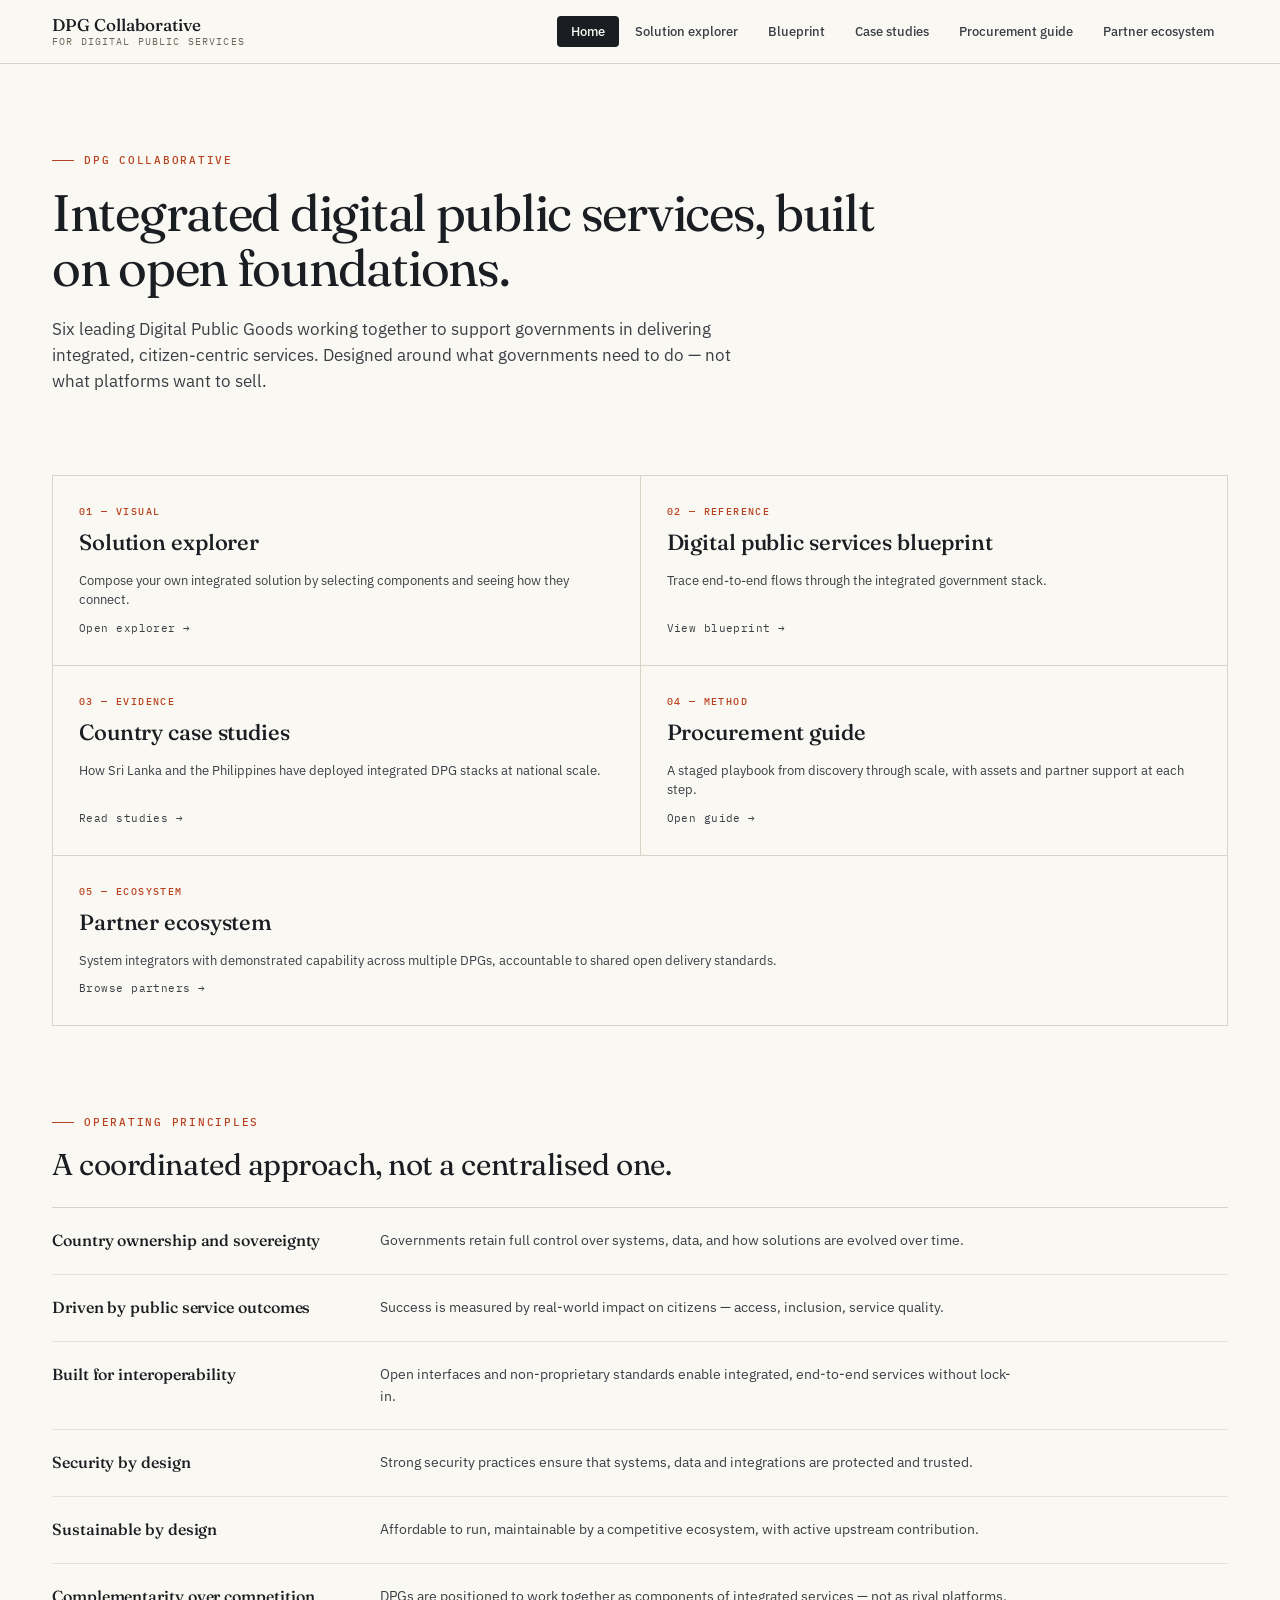
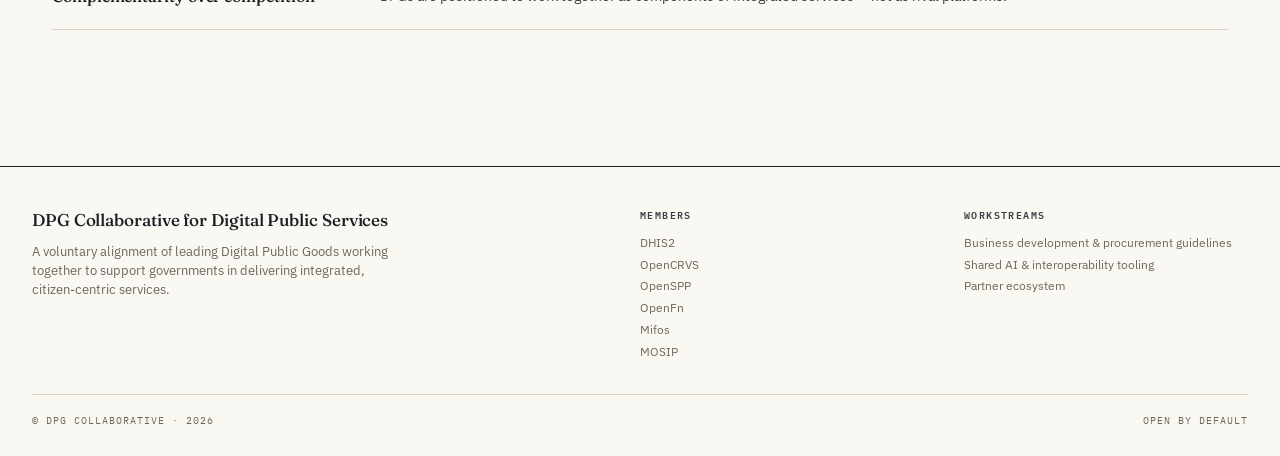
<file: index.html>
<!DOCTYPE html>
<html lang="en">
<head>
<meta charset="UTF-8" />
<meta name="viewport" content="width=device-width, initial-scale=1.0" />
<title>DPG Collaborative for Digital Public Services</title>
<link rel="preconnect" href="https://fonts.googleapis.com">
<link rel="preconnect" href="https://fonts.gstatic.com" crossorigin>
<link href="https://fonts.googleapis.com/css2?family=Fraunces:opsz,wght@9..144,300;9..144,400;9..144,500;9..144,600&family=IBM+Plex+Sans:wght@300;400;500;600&family=IBM+Plex+Mono:wght@400;500&display=swap" rel="stylesheet">
<style>
  :root {
    --ink: #1a1d22;
    --ink-soft: #3a3f46;
    --paper: #faf8f3;
    --paper-warm: #f2efe6;
    --paper-deep: #e8e4d8;
    --rule: #d8d3c4;
    --rule-soft: #e6e2d4;
    --muted: #6e6859;

    /* Accents */
    --accent: #b8421f;          /* terracotta — open / collaborative */
    --accent-soft: #f0dfd9;
    --partner: #1c5685;         /* cool blue — partner ecosystem */
    --partner-soft: #e6eef5;
    --partner-bg: #f3f7fa;

    /* Category colours for DPG blocks */
    --cat-infra: #1d6e56;       /* infrastructure — green */
    --cat-infra-soft: #d8ebe3;
    --cat-sect: #8b3a2e;        /* sectoral — terracotta */
    --cat-sect-soft: #f0dfd9;
    --cat-interop: #5b4d80;     /* interop — violet */
    --cat-interop-soft: #e0dce8;

    --font-display: 'Fraunces', Georgia, serif;
    --font-body: 'IBM Plex Sans', system-ui, sans-serif;
    --font-mono: 'IBM Plex Mono', ui-monospace, monospace;
  }

  * { box-sizing: border-box; margin: 0; padding: 0; }
  html { scroll-behavior: smooth; }
  body {
    font-family: var(--font-body);
    background: var(--paper);
    color: var(--ink);
    line-height: 1.55;
    font-size: 15px;
    -webkit-font-smoothing: antialiased;
  }

  /* ======== Header ======== */
  header {
    position: sticky; top: 0; z-index: 100;
    background: rgba(250, 248, 243, 0.94);
    backdrop-filter: blur(10px);
    -webkit-backdrop-filter: blur(10px);
    border-bottom: 1px solid var(--rule);
  }
  nav {
    max-width: 1240px; margin: 0 auto;
    padding: 16px 32px;
    display: flex; align-items: center; justify-content: space-between;
    gap: 32px;
  }
  .brand {
    font-family: var(--font-display);
    font-weight: 500;
    font-size: 17px;
    line-height: 1.1;
    cursor: pointer;
    color: var(--ink);
    text-decoration: none;
  }
  .brand .small {
    display: block;
    font-family: var(--font-mono);
    font-size: 9.5px;
    letter-spacing: 0.12em;
    color: var(--muted);
    text-transform: uppercase;
    margin-top: 2px;
    font-weight: 400;
  }
  .nav-links {
    display: flex; gap: 2px;
    list-style: none;
  }
  .nav-links button {
    background: none; border: none; cursor: pointer;
    font-family: var(--font-body);
    font-size: 13px; font-weight: 500;
    color: var(--ink-soft);
    padding: 7px 14px;
    border-radius: 4px;
    transition: all 0.15s ease;
  }
  .nav-links button:hover { color: var(--accent); background: rgba(184,66,31,0.06); }
  .nav-links button.active {
    background: var(--ink);
    color: var(--paper);
  }

  /* ======== Page system ======== */
  main { position: relative; z-index: 1; }
  .page { display: none; animation: fadeIn 0.3s ease; }
  .page.active { display: block; }
  @keyframes fadeIn {
    from { opacity: 0; transform: translateY(4px); }
    to { opacity: 1; transform: translateY(0); }
  }

  .container {
    max-width: 1240px; margin: 0 auto;
    padding: 56px 32px 88px;
  }
  .container-wide { max-width: 1240px; margin: 0 auto; padding: 0 32px; }

  /* ======== Type ======== */
  .eyebrow {
    font-family: var(--font-mono);
    font-size: 11px;
    letter-spacing: 0.16em;
    text-transform: uppercase;
    color: var(--accent);
    margin-bottom: 16px;
    display: inline-flex; align-items: center; gap: 10px;
    font-weight: 500;
  }
  .eyebrow::before {
    content: ''; width: 22px; height: 1px; background: var(--accent);
  }
  h1 {
    font-family: var(--font-display);
    font-weight: 400;
    font-size: clamp(28px, 3.6vw, 44px);
    line-height: 1.12;
    letter-spacing: -0.02em;
    margin-bottom: 16px;
    color: var(--ink);
  }
  h2 {
    font-family: var(--font-display);
    font-weight: 400;
    font-size: clamp(22px, 2.6vw, 30px);
    line-height: 1.2;
    letter-spacing: -0.015em;
    margin-bottom: 16px;
    color: var(--ink);
  }
  h3 {
    font-family: var(--font-display);
    font-weight: 500;
    font-size: 19px;
    line-height: 1.25;
    letter-spacing: -0.005em;
    margin-bottom: 8px;
  }
  h4 {
    font-family: var(--font-body);
    font-weight: 600;
    font-size: 13px;
    letter-spacing: 0.04em;
    text-transform: uppercase;
    color: var(--ink-soft);
  }
  .lede {
    font-family: var(--font-body);
    font-weight: 400;
    font-size: 16px;
    line-height: 1.55;
    color: var(--ink-soft);
    max-width: 720px;
  }
  p { color: var(--ink-soft); }

  /* ======== HOME ======== */
  .home-hero {
    padding: 80px 32px 64px;
    max-width: 1240px; margin: 0 auto;
  }
  .home-hero h1 {
    font-size: clamp(32px, 4vw, 52px);
    line-height: 1.08;
    letter-spacing: -0.025em;
    max-width: 880px;
    margin-bottom: 20px;
  }
  .home-hero .lede {
    font-size: 17px;
    max-width: 700px;
    color: var(--ink-soft);
  }

  /* Section cards */
  .home-sections {
    max-width: 1240px; margin: 0 auto;
    padding: 16px 32px 80px;
  }
  .section-grid {
    display: grid;
    grid-template-columns: repeat(2, 1fr);
    gap: 1px;
    background: var(--rule);
    border: 1px solid var(--rule);
  }
  .section-card {
    background: var(--paper);
    padding: 28px 26px;
    cursor: pointer;
    transition: background 0.18s ease;
    display: flex; flex-direction: column;
    gap: 10px;
    min-height: 180px;
  }
  .section-card:hover { background: var(--paper-warm); }
  .section-card .num {
    font-family: var(--font-mono);
    font-size: 10px;
    letter-spacing: 0.14em;
    color: var(--accent);
    font-weight: 500;
  }
  .section-card h3 {
    font-size: 22px;
    margin-bottom: 4px;
  }
  .section-card p {
    font-size: 13px;
    line-height: 1.5;
  }
  .section-card .arrow {
    margin-top: auto;
    font-family: var(--font-mono);
    font-size: 11px;
    color: var(--ink-soft);
    transition: transform 0.18s ease;
    display: inline-flex; align-items: center; gap: 6px;
    letter-spacing: 0.04em;
  }
  .section-card:hover .arrow { transform: translateX(4px); color: var(--accent); }

  /* Operating principles — definition list */
  .home-principles {
    max-width: 1240px; margin: 0 auto;
    padding: 0 32px 96px;
  }
  .principles-list {
    margin-top: 24px;
    border-top: 1px solid var(--rule);
  }
  .principle-row {
    display: grid;
    grid-template-columns: 280px 1fr;
    gap: 48px;
    padding: 22px 0;
    border-bottom: 1px solid var(--rule-soft);
    align-items: start;
  }
  .principle-row:last-child { border-bottom: 1px solid var(--rule); }
  .principle-row .label {
    font-family: var(--font-display);
    font-weight: 500;
    font-size: 16px;
    color: var(--ink);
    letter-spacing: -0.005em;
    line-height: 1.3;
  }
  .principle-row .desc {
    font-size: 14px;
    color: var(--ink-soft);
    line-height: 1.55;
    max-width: 640px;
  }

  /* ======== EXPLORER ======== */
  .explorer-layout {
    display: grid;
    grid-template-columns: 300px 1fr;
    gap: 32px;
    margin-top: 28px;
  }
  .component-panel {
    border: 1px solid var(--rule);
    background: var(--paper-warm);
    padding: 22px;
    height: fit-content;
    position: sticky; top: 88px;
  }
  .component-panel h4 { margin-bottom: 14px; font-size: 11px; }
  .cat-group { margin-bottom: 18px; }
  .cat-group:last-child { margin-bottom: 0; }
  .cat-label {
    font-family: var(--font-mono);
    font-size: 10px;
    letter-spacing: 0.14em;
    text-transform: uppercase;
    margin-bottom: 8px;
    display: flex; align-items: center; gap: 8px;
    color: var(--ink-soft);
    font-weight: 500;
  }
  .cat-dot {
    width: 8px; height: 8px; border-radius: 50%;
    display: inline-block;
  }
  .cat-dot.infra { background: var(--cat-infra); }
  .cat-dot.sect { background: var(--cat-sect); }
  .cat-dot.interop { background: var(--cat-interop); }

  .component-chip {
    display: flex; align-items: center; justify-content: space-between;
    padding: 10px 12px;
    margin-bottom: 5px;
    border: 1px solid transparent;
    background: var(--paper);
    cursor: pointer;
    transition: all 0.15s ease;
    font-size: 13px;
    gap: 8px;
  }
  .component-chip:hover { border-color: var(--ink-soft); }
  .component-chip.selected {
    background: var(--ink);
    color: var(--paper);
    border-color: var(--ink);
  }
  .component-chip .name { font-weight: 500; font-size: 13px; }
  .component-chip .desc {
    font-size: 11px;
    color: var(--muted);
    margin-top: 1px;
    display: block;
    font-weight: 400;
  }
  .component-chip.selected .desc { color: rgba(250, 248, 243, 0.7); }
  .component-chip .check {
    width: 14px; height: 14px;
    border: 1px solid var(--rule);
    border-radius: 2px;
    display: flex; align-items: center; justify-content: center;
    font-size: 10px;
    flex-shrink: 0;
  }
  .component-chip.selected .check {
    background: var(--paper);
    color: var(--ink);
    border-color: var(--paper);
  }
  .component-chip.selected .check::after { content: '✓'; }

  .canvas {
    border: 1px solid var(--rule);
    background:
      linear-gradient(var(--paper), var(--paper)),
      repeating-linear-gradient(0deg, transparent, transparent 23px, rgba(26,29,34,0.04) 23px, rgba(26,29,34,0.04) 24px),
      repeating-linear-gradient(90deg, transparent, transparent 23px, rgba(26,29,34,0.04) 23px, rgba(26,29,34,0.04) 24px);
    background-blend-mode: multiply;
    min-height: 540px;
    padding: 26px 28px;
    position: relative;
  }
  .canvas-header {
    display: flex; justify-content: space-between; align-items: baseline;
    margin-bottom: 14px;
    padding-bottom: 12px;
    border-bottom: 1px solid var(--rule);
  }
  .canvas-title {
    font-family: var(--font-display);
    font-weight: 500;
    font-size: 16px;
    letter-spacing: -0.005em;
  }
  .canvas-meta {
    font-family: var(--font-mono);
    font-size: 10px;
    color: var(--muted);
    letter-spacing: 0.1em;
    text-transform: uppercase;
  }
  #canvas-svg { width: 100%; height: 500px; display: block; }

  .sandbox-cta {
    margin-top: 18px;
    padding: 14px 16px;
    background: var(--ink);
    color: var(--paper);
    font-size: 12.5px;
    display: flex; justify-content: space-between; align-items: center;
    cursor: pointer;
    transition: background 0.15s;
    text-decoration: none;
  }
  .sandbox-cta:hover { background: var(--accent); }
  .sandbox-cta .label {
    font-family: var(--font-mono);
    font-size: 9.5px;
    letter-spacing: 0.14em;
    text-transform: uppercase;
    opacity: 0.7;
    display: block;
    margin-bottom: 2px;
  }

  /* ======== BLUEPRINT (split-screen) ======== */
  .blueprint-layout {
    display: grid;
    grid-template-columns: 1.05fr 1fr;
    gap: 0;
    margin-top: 28px;
    border: 1px solid var(--rule);
    background: var(--paper);
  }
  .stack-pane {
    padding: 24px 26px;
    border-right: 1px solid var(--rule);
    background: var(--paper);
  }
  .stack-pane .pane-label {
    font-family: var(--font-mono);
    font-size: 10px;
    letter-spacing: 0.14em;
    text-transform: uppercase;
    color: var(--muted);
    margin-bottom: 14px;
    font-weight: 500;
  }

  .stack-layer {
    margin-bottom: 12px;
  }
  .stack-layer:last-child { margin-bottom: 0; }
  .stack-layer-name {
    font-family: var(--font-mono);
    font-size: 9px;
    letter-spacing: 0.14em;
    text-transform: uppercase;
    color: var(--muted);
    margin-bottom: 6px;
    font-weight: 500;
  }
  .stack-row {
    display: grid;
    grid-template-columns: repeat(3, 1fr);
    gap: 6px;
  }
  .stack-block {
    padding: 12px 10px;
    border: 1px solid var(--rule);
    background: var(--paper);
    font-size: 12px;
    text-align: center;
    border-radius: 2px;
    transition: all 0.25s ease;
    color: var(--muted);
    position: relative;
  }
  .stack-block .name {
    font-weight: 500;
    font-size: 13px;
    color: var(--ink);
    line-height: 1.2;
  }
  .stack-block .sub {
    font-size: 10px;
    color: var(--muted);
    margin-top: 2px;
    font-family: var(--font-mono);
    letter-spacing: 0.04em;
  }
  /* highlighted state */
  .stack-block.highlight {
    background: var(--paper);
    transform: scale(1.02);
  }
  .stack-block.highlight.infra {
    border-color: var(--cat-infra);
    background: var(--cat-infra-soft);
  }
  .stack-block.highlight.infra .name { color: var(--cat-infra); }
  .stack-block.highlight.sect {
    border-color: var(--cat-sect);
    background: var(--cat-sect-soft);
  }
  .stack-block.highlight.sect .name { color: var(--cat-sect); }
  .stack-block.highlight.interop {
    border-color: var(--cat-interop);
    background: var(--cat-interop-soft);
  }
  .stack-block.highlight.interop .name { color: var(--cat-interop); }
  .stack-block.dimmed {
    opacity: 0.45;
  }

  .legend {
    margin-top: 16px;
    padding-top: 12px;
    border-top: 1px solid var(--rule-soft);
    font-family: var(--font-mono);
    font-size: 10px;
    color: var(--muted);
    letter-spacing: 0.04em;
  }
  .legend span { color: var(--accent); }

  /* RIGHT pane */
  .steps-pane {
    padding: 24px 26px;
    background: var(--paper);
  }
  .uc-select-row {
    display: flex; align-items: center; gap: 10px; margin-bottom: 16px;
  }
  .uc-select-row label {
    font-family: var(--font-mono);
    font-size: 10px;
    letter-spacing: 0.14em;
    text-transform: uppercase;
    color: var(--muted);
    font-weight: 500;
  }
  .uc-select {
    flex: 1;
    padding: 8px 10px;
    border: 1px solid var(--rule);
    background: var(--paper);
    font-family: var(--font-body);
    font-size: 13px;
    color: var(--ink);
    cursor: pointer;
  }
  .uc-select:focus { outline: 2px solid var(--accent); outline-offset: 1px; }

  .step-list {
    display: flex; flex-direction: column;
    gap: 5px;
  }
  .step-item {
    padding: 10px 12px;
    border: 1px solid var(--rule);
    background: var(--paper);
    cursor: pointer;
    transition: all 0.15s ease;
    border-radius: 2px;
    position: relative;
  }
  .step-item:hover { border-color: var(--ink-soft); }
  .step-item.active {
    border: 1.5px solid var(--accent);
    background: #fdfbf6;
    padding: 12px 14px;
  }
  .step-item .step-num {
    font-family: var(--font-mono);
    font-size: 10px;
    letter-spacing: 0.1em;
    color: var(--muted);
    margin-right: 8px;
    font-weight: 500;
  }
  .step-item.active .step-num { color: var(--accent); }
  .step-item .step-title {
    font-size: 13px;
    color: var(--ink-soft);
    font-weight: 500;
    display: inline;
  }
  .step-item.active .step-title { color: var(--ink); }
  .step-item .step-detail {
    margin-top: 6px;
    font-size: 12px;
    color: var(--ink-soft);
    line-height: 1.5;
    display: none;
  }
  .step-item.active .step-detail { display: block; }

  /* ======== CASE STUDIES ======== */
  .case {
    margin-top: 36px;
    padding-bottom: 56px;
    border-bottom: 1px solid var(--rule);
  }
  .case:last-child { border-bottom: none; }
  .case-header {
    display: grid;
    grid-template-columns: 1fr 360px;
    gap: 56px;
    align-items: start;
  }
  .case-meta {
    font-family: var(--font-mono);
    font-size: 11px;
    letter-spacing: 0.12em;
    text-transform: uppercase;
    color: var(--accent);
    margin-bottom: 12px;
    font-weight: 500;
  }
  .case h2 { font-size: 26px; line-height: 1.2; }
  .case-stats {
    display: grid;
    grid-template-columns: repeat(2, 1fr);
    gap: 0;
    border: 1px solid var(--rule);
    background: var(--paper-warm);
  }
  .case-stat {
    padding: 18px 20px;
    border-right: 1px solid var(--rule);
    border-bottom: 1px solid var(--rule);
  }
  .case-stat:nth-child(2n) { border-right: none; }
  .case-stat:nth-last-child(-n+2) { border-bottom: none; }
  .case-stat .num {
    font-family: var(--font-display);
    font-size: 32px;
    font-weight: 500;
    line-height: 1;
    color: var(--ink);
    letter-spacing: -0.02em;
  }
  .case-stat .num em {
    font-style: italic;
    color: var(--accent);
  }
  .case-stat .label {
    margin-top: 6px;
    font-size: 11px;
    color: var(--muted);
    line-height: 1.4;
  }

  .case-body {
    margin-top: 36px;
    display: grid;
    grid-template-columns: 1fr 320px;
    gap: 40px;
    align-items: start;
  }
  .case-pillars h4 {
    font-family: var(--font-mono);
    font-size: 11px;
    letter-spacing: 0.12em;
    color: var(--muted);
    margin-bottom: 14px;
    font-weight: 500;
  }
  .pillar {
    padding: 14px 0;
    border-top: 1px solid var(--rule-soft);
  }
  .pillar h5 {
    font-family: var(--font-display);
    font-weight: 500;
    font-size: 15px;
    margin-bottom: 4px;
    color: var(--ink);
  }
  .pillar p {
    font-size: 13px;
    color: var(--ink-soft);
    line-height: 1.55;
  }

  /* Quote card with avatar */
  .quote-card {
    background: var(--paper-warm);
    border: 1px solid var(--rule);
    padding: 24px 22px;
    border-radius: 2px;
  }
  .quote-card .quote-head {
    display: flex; align-items: center; gap: 12px;
    margin-bottom: 16px;
  }
  .quote-card .avatar {
    width: 44px; height: 44px;
    border-radius: 50%;
    background: var(--accent);
    color: var(--paper);
    display: flex; align-items: center; justify-content: center;
    font-family: var(--font-display);
    font-weight: 500;
    font-size: 15px;
    letter-spacing: 0.02em;
    flex-shrink: 0;
  }
  .quote-card .who {
    flex: 1;
  }
  .quote-card .who-name {
    font-size: 13px;
    font-weight: 600;
    color: var(--ink);
    line-height: 1.3;
  }
  .quote-card .who-org {
    font-size: 11.5px;
    color: var(--muted);
    margin-top: 2px;
    line-height: 1.3;
    font-family: var(--font-mono);
    letter-spacing: 0.02em;
  }
  .quote-card blockquote {
    font-family: var(--font-display);
    font-weight: 400;
    font-size: 16px;
    line-height: 1.45;
    color: var(--ink);
    letter-spacing: -0.005em;
    border-left: 2px solid var(--accent);
    padding-left: 14px;
  }

  /* ======== PROCUREMENT GUIDE ======== */
  .stage-nav {
    display: grid;
    grid-template-columns: repeat(5, 1fr);
    gap: 1px;
    background: var(--rule);
    border: 1px solid var(--rule);
    margin: 32px 0 28px;
  }
  .stage-tab {
    background: var(--paper);
    border: none; cursor: pointer;
    padding: 18px 16px;
    text-align: left;
    transition: background 0.15s;
    font-family: var(--font-body);
  }
  .stage-tab:hover { background: var(--paper-warm); }
  .stage-tab.active { background: var(--ink); color: var(--paper); }
  .stage-tab .stage-num {
    font-family: var(--font-mono);
    font-size: 9.5px;
    letter-spacing: 0.14em;
    color: var(--accent);
    display: block;
    margin-bottom: 5px;
    font-weight: 500;
  }
  .stage-tab.active .stage-num { color: var(--accent); }
  .stage-tab .stage-name {
    font-family: var(--font-display);
    font-size: 16px;
    font-weight: 500;
    letter-spacing: -0.005em;
  }

  .stage-objective {
    background: var(--accent-soft);
    border-left: 3px solid var(--accent);
    padding: 22px 26px;
    margin-bottom: 28px;
    border-radius: 0 2px 2px 0;
  }
  .stage-objective .label {
    font-family: var(--font-mono);
    font-size: 10px;
    letter-spacing: 0.14em;
    text-transform: uppercase;
    color: var(--accent);
    margin-bottom: 8px;
    font-weight: 500;
  }
  .stage-objective .text {
    font-family: var(--font-display);
    font-weight: 400;
    font-size: 19px;
    line-height: 1.35;
    letter-spacing: -0.005em;
    color: #4A1B0C;
    max-width: 880px;
  }

  .stage-grid {
    display: grid;
    grid-template-columns: 1fr 1.15fr;
    gap: 0;
    border: 1px solid var(--rule);
    background: var(--paper);
  }
  .activities-col {
    padding: 24px 26px;
    border-right: 1px solid var(--rule);
  }
  .activities-col .col-label,
  .assets-col .col-label {
    font-family: var(--font-mono);
    font-size: 10px;
    letter-spacing: 0.14em;
    text-transform: uppercase;
    color: var(--muted);
    margin-bottom: 14px;
    font-weight: 500;
  }
  .activity-list {
    display: flex; flex-direction: column;
    gap: 6px;
  }
  .activity-item {
    padding: 12px 14px;
    border: 1px solid var(--rule);
    background: var(--paper);
    cursor: pointer;
    transition: all 0.15s ease;
    border-radius: 2px;
    display: flex; align-items: flex-start; gap: 10px;
    font-size: 13px;
    line-height: 1.5;
    color: var(--ink-soft);
    text-align: left;
    width: 100%;
    font-family: var(--font-body);
  }
  .activity-item:hover { border-color: var(--ink-soft); }
  .activity-item.active {
    border: 1.5px solid var(--accent);
    background: var(--accent-soft);
    padding: 11.5px 13.5px;
  }
  .activity-item .a-num {
    font-family: var(--font-mono);
    font-size: 10.5px;
    color: var(--muted);
    flex-shrink: 0;
    line-height: 1.6;
    font-weight: 500;
  }
  .activity-item.active .a-num { color: var(--accent); font-weight: 600; }
  .activity-item .a-text { color: var(--ink-soft); }
  .activity-item.active .a-text { color: var(--ink); font-weight: 500; }

  .assets-col {
    padding: 24px 26px;
    background: var(--paper-warm);
  }
  .assets-section {
    padding-bottom: 18px;
  }
  .assets-section + .assets-section {
    border-top: 1px solid var(--rule);
    padding-top: 18px;
    margin-top: 18px;
  }
  .assets-section.partner {
    background: var(--partner-bg);
    margin: 18px -26px -24px -26px;
    padding: 18px 26px 24px;
    border-top: 1px solid var(--partner-soft);
  }
  .assets-section .src-label {
    display: flex; align-items: center; gap: 8px;
    margin-bottom: 12px;
  }
  .assets-section .src-marker {
    width: 9px; height: 9px;
  }
  .assets-section.open .src-marker {
    background: var(--accent);
    border-radius: 50%;
  }
  .assets-section.partner .src-marker {
    background: var(--partner);
    transform: rotate(45deg);
  }
  .assets-section .src-name {
    font-family: var(--font-mono);
    font-size: 10px;
    letter-spacing: 0.14em;
    text-transform: uppercase;
    font-weight: 600;
  }
  .assets-section.open .src-name { color: var(--accent); }
  .assets-section.partner .src-name { color: var(--partner); }
  .assets-section .src-source {
    font-family: var(--font-mono);
    font-size: 9.5px;
    color: var(--muted);
    letter-spacing: 0.06em;
    margin-left: 4px;
  }

  .asset-list {
    display: flex; flex-direction: column;
    gap: 8px;
    list-style: none;
  }
  .asset-list li {
    padding: 10px 14px;
    background: var(--paper);
    border: 1px solid var(--rule-soft);
    border-radius: 2px;
  }
  .assets-section.partner .asset-list li {
    border: 1px solid var(--partner-soft);
    border-left: 2px solid var(--partner);
  }
  .asset-name {
    font-weight: 500;
    color: var(--ink);
    font-size: 13.5px;
    display: block;
    margin-bottom: 2px;
  }
  .asset-desc {
    font-size: 12px;
    color: var(--muted);
    line-height: 1.5;
  }

  /* ======== PARTNER ECOSYSTEM ======== */
  .standards-list {
    margin-top: 28px;
    border-top: 1px solid var(--rule);
  }
  .standards-list .principle-row .label {
    color: var(--ink);
  }

  .partners-section {
    margin-top: 56px;
  }
  .partners-section h2 {
    margin-bottom: 8px;
  }
  .partners-section .lede {
    margin-bottom: 28px;
    font-size: 14.5px;
  }

  .partners-grid {
    display: grid;
    grid-template-columns: repeat(2, 1fr);
    gap: 20px;
  }
  .partner-card {
    border: 1px solid var(--rule);
    background: var(--paper);
    padding: 24px;
    transition: all 0.15s ease;
    display: flex; flex-direction: column;
    gap: 14px;
  }
  .partner-card:hover {
    border-color: var(--ink);
    background: var(--paper-warm);
  }
  .partner-head {
    display: flex; justify-content: space-between; align-items: flex-start;
    gap: 14px;
  }
  .partner-name {
    font-family: var(--font-display);
    font-weight: 500;
    font-size: 19px;
    letter-spacing: -0.005em;
    color: var(--ink);
  }
  .partner-region {
    font-family: var(--font-mono);
    font-size: 10px;
    letter-spacing: 0.08em;
    color: var(--muted);
    text-transform: uppercase;
    text-align: right;
    line-height: 1.5;
    flex-shrink: 0;
  }
  .partner-desc {
    font-size: 13px;
    line-height: 1.55;
    color: var(--ink-soft);
  }
  .partner-dpgs {
    display: flex; flex-wrap: wrap; gap: 5px;
    padding-top: 12px;
    border-top: 1px solid var(--rule-soft);
  }
  .dpg-tag {
    padding: 4px 10px;
    font-size: 10.5px;
    font-family: var(--font-mono);
    background: var(--paper-warm);
    border: 1px solid var(--rule);
    letter-spacing: 0.04em;
    color: var(--ink-soft);
    font-weight: 500;
  }
  .dpg-tag.lead {
    background: var(--ink);
    color: var(--paper);
    border-color: var(--ink);
  }
  .partner-meta {
    display: grid;
    grid-template-columns: 1fr 1fr;
    gap: 12px;
    padding-top: 12px;
    border-top: 1px solid var(--rule-soft);
  }
  .partner-meta .label {
    font-family: var(--font-mono);
    font-size: 9px;
    letter-spacing: 0.1em;
    text-transform: uppercase;
    color: var(--muted);
    display: block;
    margin-bottom: 2px;
  }
  .partner-meta .value {
    font-size: 12px;
    color: var(--ink);
    font-weight: 500;
  }

  .partners-foot {
    margin-top: 36px;
    padding: 24px 28px;
    background: var(--paper-warm);
    border: 1px dashed var(--rule);
    text-align: center;
  }
  .partners-foot h4 {
    font-family: var(--font-display);
    font-weight: 500;
    text-transform: none;
    letter-spacing: -0.005em;
    font-size: 16px;
    margin-bottom: 6px;
    color: var(--ink);
  }
  .partners-foot p {
    font-size: 13px;
    color: var(--muted);
    max-width: 540px;
    margin: 0 auto;
  }

  /* ======== Footer ======== */
  footer {
    border-top: 1px solid var(--ink);
    padding: 40px 32px 28px;
    background: var(--paper);
    position: relative; z-index: 1;
    margin-top: 40px;
  }
  .footer-inner {
    max-width: 1240px; margin: 0 auto;
    display: grid;
    grid-template-columns: 2fr 1fr 1fr;
    gap: 40px;
    align-items: start;
  }
  .footer-brand h4 {
    font-family: var(--font-display);
    font-size: 17px;
    font-weight: 500;
    text-transform: none;
    letter-spacing: -0.005em;
    color: var(--ink);
    margin-bottom: 8px;
  }
  .footer-brand p {
    font-size: 12.5px;
    color: var(--muted);
    max-width: 360px;
    line-height: 1.55;
  }
  footer ul { list-style: none; }
  footer li {
    font-size: 12px;
    color: var(--muted);
    margin-bottom: 5px;
    line-height: 1.4;
  }
  footer .col-label {
    margin-bottom: 12px;
    font-family: var(--font-mono);
    font-size: 10px;
    letter-spacing: 0.14em;
    text-transform: uppercase;
    color: var(--ink-soft);
    font-weight: 600;
  }
  .footer-bottom {
    max-width: 1240px;
    margin: 28px auto 0;
    padding-top: 18px;
    border-top: 1px solid var(--rule);
    display: flex; justify-content: space-between;
    font-family: var(--font-mono);
    font-size: 10px;
    letter-spacing: 0.1em;
    text-transform: uppercase;
    color: var(--muted);
  }

  /* SVG canvas styling */
  .node-rect {
    fill: var(--paper);
    stroke: var(--ink);
    stroke-width: 1.4;
  }
  .node-rect.infra { stroke: var(--cat-infra); }
  .node-rect.sect { stroke: var(--cat-sect); }
  .node-rect.interop { stroke: var(--cat-interop); }
  .node-band { height: 5px; }
  .node-band.infra { fill: var(--cat-infra); }
  .node-band.sect { fill: var(--cat-sect); }
  .node-band.interop { fill: var(--cat-interop); }
  .node-name {
    font-family: var(--font-display);
    font-weight: 500;
    font-size: 17px;
    fill: var(--ink);
  }
  .node-desc {
    font-family: var(--font-body);
    font-size: 11px;
    fill: var(--muted);
  }
  .node-tag {
    font-family: var(--font-mono);
    font-size: 9px;
    letter-spacing: 0.12em;
    text-transform: uppercase;
    font-weight: 500;
  }
  .node-tag.infra { fill: var(--cat-infra); }
  .node-tag.sect { fill: var(--cat-sect); }
  .node-tag.interop { fill: var(--cat-interop); }
  .flow-line {
    stroke: var(--ink-soft);
    stroke-width: 1.25;
    fill: none;
  }
  .flow-line.dashed { stroke-dasharray: 4 3; }
  .flow-label {
    font-family: var(--font-mono);
    font-size: 9.5px;
    fill: var(--ink-soft);
    letter-spacing: 0.04em;
  }

  /* Responsive */
  @media (max-width: 980px) {
    nav { padding: 12px 18px; gap: 14px; }
    .nav-links button { padding: 6px 9px; font-size: 12px; }
    .container, .home-hero, .home-sections, .home-principles { padding-left: 20px; padding-right: 20px; }
    .section-grid, .partners-grid { grid-template-columns: 1fr; }
    .principle-row { grid-template-columns: 1fr; gap: 6px; padding: 16px 0; }
    .explorer-layout { grid-template-columns: 1fr; }
    .component-panel { position: static; }
    .case-header, .case-body { grid-template-columns: 1fr; gap: 28px; }
    .stage-grid, .blueprint-layout { grid-template-columns: 1fr; }
    .activities-col, .stack-pane { border-right: none; border-bottom: 1px solid var(--rule); }
    .stage-nav { grid-template-columns: 1fr 1fr; }
    .footer-inner { grid-template-columns: 1fr; gap: 28px; }
    .home-hero h1 { font-size: 30px; }
  }
</style>
</head>
<body>

<header>
  <nav>
    <a href="#" class="brand" data-page="home">
      DPG Collaborative
      <span class="small">for Digital Public Services</span>
    </a>
    <ul class="nav-links" id="nav-links">
      <li><button data-page="home" class="active">Home</button></li>
      <li><button data-page="explorer">Solution explorer</button></li>
      <li><button data-page="blueprint">Blueprint</button></li>
      <li><button data-page="cases">Case studies</button></li>
      <li><button data-page="procurement">Procurement guide</button></li>
      <li><button data-page="partners">Partner ecosystem</button></li>
    </ul>
  </nav>
</header>

<main>

<!-- ===================== HOME ===================== -->
<section class="page active" id="page-home">
  <div class="home-hero">
    <div class="eyebrow">DPG Collaborative</div>
    <h1>Integrated digital public services, built on open foundations.</h1>
    <p class="lede">Six leading Digital Public Goods working together to support governments in delivering integrated, citizen-centric services. Designed around what governments need to do — not what platforms want to sell.</p>
  </div>

  <div class="home-sections">
    <div class="section-grid">
      <div class="section-card" data-page="explorer">
        <div class="num">01 — VISUAL</div>
        <h3>Solution explorer</h3>
        <p>Compose your own integrated solution by selecting components and seeing how they connect.</p>
        <span class="arrow">Open explorer →</span>
      </div>
      <div class="section-card" data-page="blueprint">
        <div class="num">02 — REFERENCE</div>
        <h3>Digital public services blueprint</h3>
        <p>Trace end-to-end flows through the integrated government stack.</p>
        <span class="arrow">View blueprint →</span>
      </div>
      <div class="section-card" data-page="cases">
        <div class="num">03 — EVIDENCE</div>
        <h3>Country case studies</h3>
        <p>How Sri Lanka and the Philippines have deployed integrated DPG stacks at national scale.</p>
        <span class="arrow">Read studies →</span>
      </div>
      <div class="section-card" data-page="procurement">
        <div class="num">04 — METHOD</div>
        <h3>Procurement guide</h3>
        <p>A staged playbook from discovery through scale, with assets and partner support at each step.</p>
        <span class="arrow">Open guide →</span>
      </div>
      <div class="section-card" data-page="partners" style="grid-column: 1 / -1; min-height: 160px;">
        <div class="num">05 — ECOSYSTEM</div>
        <h3>Partner ecosystem</h3>
        <p>System integrators with demonstrated capability across multiple DPGs, accountable to shared open delivery standards.</p>
        <span class="arrow">Browse partners →</span>
      </div>
    </div>
  </div>

  <div class="home-principles">
    <div class="eyebrow">Operating principles</div>
    <h2>A coordinated approach, not a centralised one.</h2>

    <div class="principles-list">
      <div class="principle-row">
        <div class="label">Country ownership and sovereignty</div>
        <div class="desc">Governments retain full control over systems, data, and how solutions are evolved over time.</div>
      </div>
      <div class="principle-row">
        <div class="label">Driven by public service outcomes</div>
        <div class="desc">Success is measured by real-world impact on citizens — access, inclusion, service quality.</div>
      </div>
      <div class="principle-row">
        <div class="label">Built for interoperability</div>
        <div class="desc">Open interfaces and non-proprietary standards enable integrated, end-to-end services without lock-in.</div>
      </div>
      <div class="principle-row">
        <div class="label">Security by design</div>
        <div class="desc">Strong security practices ensure that systems, data and integrations are protected and trusted.</div>
      </div>
      <div class="principle-row">
        <div class="label">Sustainable by design</div>
        <div class="desc">Affordable to run, maintainable by a competitive ecosystem, with active upstream contribution.</div>
      </div>
      <div class="principle-row">
        <div class="label">Complementarity over competition</div>
        <div class="desc">DPGs are positioned to work together as components of integrated services — not as rival platforms.</div>
      </div>
    </div>
  </div>
</section>

<!-- ===================== EXPLORER ===================== -->
<section class="page" id="page-explorer">
  <div class="container">
    <div class="eyebrow">Tool · 01</div>
    <h1>Solution explorer</h1>
    <p class="lede">Select components from the panel to compose an integrated solution. See how Digital Public Goods combine to deliver end-to-end services for your citizens.</p>

    <div class="explorer-layout">
      <aside class="component-panel">
        <h4>DPG components</h4>

        <div class="cat-group">
          <div class="cat-label"><span class="cat-dot infra"></span>Infrastructure</div>
          <div class="component-chip" data-comp="mosip">
            <div>
              <span class="name">MOSIP</span>
              <span class="desc">Foundational digital identity</span>
            </div>
            <span class="check"></span>
          </div>
          <div class="component-chip" data-comp="mifos">
            <div>
              <span class="name">Mifos</span>
              <span class="desc">Payments &amp; financial inclusion</span>
            </div>
            <span class="check"></span>
          </div>
        </div>

        <div class="cat-group">
          <div class="cat-label"><span class="cat-dot interop"></span>Interoperability</div>
          <div class="component-chip" data-comp="openfn">
            <div>
              <span class="name">OpenFn</span>
              <span class="desc">Workflow &amp; AI orchestration</span>
            </div>
            <span class="check"></span>
          </div>
        </div>

        <div class="cat-group">
          <div class="cat-label"><span class="cat-dot sect"></span>Sectoral systems</div>
          <div class="component-chip" data-comp="dhis2">
            <div>
              <span class="name">DHIS2</span>
              <span class="desc">Health information</span>
            </div>
            <span class="check"></span>
          </div>
          <div class="component-chip" data-comp="opencrvs">
            <div>
              <span class="name">OpenCRVS</span>
              <span class="desc">Civil registration &amp; vital statistics</span>
            </div>
            <span class="check"></span>
          </div>
          <div class="component-chip" data-comp="openspp">
            <div>
              <span class="name">OpenSPP</span>
              <span class="desc">Social protection</span>
            </div>
            <span class="check"></span>
          </div>
        </div>

        <a class="sandbox-cta" href="#" onclick="event.preventDefault();">
          <div>
            <span class="label">Live environment</span>
            <span>Open the sandbox</span>
          </div>
          <span style="font-family: var(--font-mono);">→</span>
        </a>
      </aside>

      <div class="canvas">
        <div class="canvas-header">
          <div class="canvas-title">Birth notification, registration &amp; identity</div>
          <div class="canvas-meta">Illustrative reference flow</div>
        </div>
        <svg viewBox="0 0 680 380" preserveAspectRatio="xMidYMid meet" style="width:100%; height:auto; display:block;">
          <defs>
            <marker id="ahf" viewBox="0 0 10 10" refX="9" refY="5" markerWidth="5" markerHeight="5" orient="auto-start-reverse">
              <path d="M2 1L8 5L2 9" fill="none" stroke="context-stroke" stroke-width="1.4" stroke-linecap="round" stroke-linejoin="round"/>
            </marker>
          </defs>

          <text x="20" y="36" font-family="IBM Plex Mono, monospace" font-size="9" letter-spacing="2" fill="#6e6859" font-weight="500">SECTORAL</text>
          <text x="20" y="172" font-family="IBM Plex Mono, monospace" font-size="9" letter-spacing="2" fill="#6e6859" font-weight="500">INTEROP</text>
          <text x="20" y="308" font-family="IBM Plex Mono, monospace" font-size="9" letter-spacing="2" fill="#6e6859" font-weight="500">INFRA</text>

          <line x1="20" y1="42" x2="660" y2="42" stroke="#e8e4d8" stroke-width="0.5"/>
          <line x1="20" y1="178" x2="660" y2="178" stroke="#e8e4d8" stroke-width="0.5"/>
          <line x1="20" y1="314" x2="660" y2="314" stroke="#e8e4d8" stroke-width="0.5"/>

          <g>
            <rect x="80" y="60" width="160" height="80" rx="3" fill="#faf8f3" stroke="#8b3a2e" stroke-width="1.4"/>
            <rect x="80" y="60" width="160" height="5" fill="#8b3a2e"/>
            <text x="94" y="84" font-family="IBM Plex Mono, monospace" font-size="9" letter-spacing="1.4" fill="#8b3a2e" font-weight="500">SECTORAL</text>
            <text x="94" y="108" font-family="Fraunces, serif" font-size="17" font-weight="500" fill="#1a1d22">DHIS2</text>
            <text x="94" y="125" font-family="IBM Plex Sans, sans-serif" font-size="11" fill="#6e6859">Health information</text>
          </g>

          <g>
            <rect x="440" y="60" width="160" height="80" rx="3" fill="#faf8f3" stroke="#8b3a2e" stroke-width="1.4"/>
            <rect x="440" y="60" width="160" height="5" fill="#8b3a2e"/>
            <text x="454" y="84" font-family="IBM Plex Mono, monospace" font-size="9" letter-spacing="1.4" fill="#8b3a2e" font-weight="500">SECTORAL</text>
            <text x="454" y="108" font-family="Fraunces, serif" font-size="17" font-weight="500" fill="#1a1d22">OpenCRVS</text>
            <text x="454" y="125" font-family="IBM Plex Sans, sans-serif" font-size="11" fill="#6e6859">Civil registration</text>
          </g>

          <g>
            <rect x="260" y="200" width="160" height="80" rx="3" fill="#faf8f3" stroke="#5b4d80" stroke-width="1.4"/>
            <rect x="260" y="200" width="160" height="5" fill="#5b4d80"/>
            <text x="274" y="224" font-family="IBM Plex Mono, monospace" font-size="9" letter-spacing="1.4" fill="#5b4d80" font-weight="500">INTEROP</text>
            <text x="274" y="248" font-family="Fraunces, serif" font-size="17" font-weight="500" fill="#1a1d22">OpenFn</text>
            <text x="274" y="265" font-family="IBM Plex Sans, sans-serif" font-size="11" fill="#6e6859">Workflow &amp; orchestration</text>
          </g>

          <g>
            <rect x="440" y="332" width="160" height="40" rx="3" fill="#faf8f3" stroke="#1d6e56" stroke-width="1.4"/>
            <rect x="440" y="332" width="160" height="5" fill="#1d6e56"/>
            <text x="454" y="358" font-family="Fraunces, serif" font-size="15" font-weight="500" fill="#1a1d22">MOSIP</text>
            <text x="554" y="358" text-anchor="end" font-family="IBM Plex Sans, sans-serif" font-size="10" fill="#6e6859">Identity</text>
          </g>

          <path d="M 160 140 L 160 175 L 340 175 L 340 200" fill="none" stroke="#3a3f46" stroke-width="1.25" marker-end="url(#ahf)"/>
          <rect x="226" y="167" width="68" height="14" fill="#faf8f3"/>
          <text x="260" y="178" text-anchor="middle" font-family="IBM Plex Mono, monospace" font-size="9.5" fill="#3a3f46" letter-spacing="0.4">birth notify</text>

          <path d="M 380 200 L 380 175 L 520 175 L 520 140" fill="none" stroke="#3a3f46" stroke-width="1.25" marker-end="url(#ahf)"/>
          <rect x="406" y="167" width="56" height="14" fill="#faf8f3"/>
          <text x="434" y="178" text-anchor="middle" font-family="IBM Plex Mono, monospace" font-size="9.5" fill="#3a3f46" letter-spacing="0.4">register</text>

          <path d="M 560 140 L 560 332" fill="none" stroke="#3a3f46" stroke-width="1.25" marker-end="url(#ahf)"/>
          <rect x="528" y="226" width="78" height="14" fill="#faf8f3"/>
          <text x="567" y="237" text-anchor="middle" font-family="IBM Plex Mono, monospace" font-size="9.5" fill="#3a3f46" letter-spacing="0.4">UIN creation</text>

          <path d="M 100 140 L 100 352 L 440 352" fill="none" stroke="#3a3f46" stroke-width="1.25" stroke-dasharray="4 3" marker-end="url(#ahf)"/>
          <rect x="180" y="345" width="36" height="14" fill="#faf8f3"/>
          <text x="198" y="356" text-anchor="middle" font-family="IBM Plex Mono, monospace" font-size="9.5" fill="#3a3f46" letter-spacing="0.4">auth</text>

          <path d="M 480 140 L 480 332" fill="none" stroke="#3a3f46" stroke-width="1.25" stroke-dasharray="4 3" marker-end="url(#ahf)"/>
          <rect x="462" y="226" width="36" height="14" fill="#faf8f3"/>
          <text x="480" y="237" text-anchor="middle" font-family="IBM Plex Mono, monospace" font-size="9.5" fill="#3a3f46" letter-spacing="0.4">auth</text>

          <g transform="translate(508, 22)">
            <line x1="0" y1="6" x2="22" y2="6" stroke="#3a3f46" stroke-width="1.25"/>
            <text x="28" y="9" font-family="IBM Plex Mono, monospace" font-size="9" fill="#6e6859" letter-spacing="0.4">data</text>
            <line x1="76" y1="6" x2="98" y2="6" stroke="#3a3f46" stroke-width="1.25" stroke-dasharray="4 3"/>
            <text x="104" y="9" font-family="IBM Plex Mono, monospace" font-size="9" fill="#6e6859" letter-spacing="0.4">auth</text>
          </g>
        </svg>
      </div>
    </div>
  </div>
</section>

<!-- ===================== BLUEPRINT ===================== -->
<section class="page" id="page-blueprint">
  <div class="container">
    <div class="eyebrow">Tool · 02</div>
    <h1>Digital public services blueprint</h1>
    <p class="lede">A reference architecture for the integrated government stack. Choose a use case on the right; the components involved at each step light up on the left.</p>

    <div class="blueprint-layout">

      <!-- LEFT: stack -->
      <div class="stack-pane">
        <div class="pane-label">The integrated stack</div>

        <div class="stack-layer">
          <div class="stack-layer-name">Citizen interface</div>
          <div class="stack-row">
            <div class="stack-block" data-id="portal"><div class="name">Portal</div><div class="sub">Self-service</div></div>
            <div class="stack-block" data-id="field"><div class="name">Field app</div><div class="sub">Assisted</div></div>
            <div class="stack-block" data-id="ussd"><div class="name">USSD / IVR</div><div class="sub">Low-bandwidth</div></div>
          </div>
        </div>

        <div class="stack-layer">
          <div class="stack-layer-name">Sectoral systems</div>
          <div class="stack-row">
            <div class="stack-block sect" data-id="dhis2"><div class="name">DHIS2</div><div class="sub">Health</div></div>
            <div class="stack-block sect" data-id="opencrvs"><div class="name">OpenCRVS</div><div class="sub">Civil reg.</div></div>
            <div class="stack-block sect" data-id="openspp"><div class="name">OpenSPP</div><div class="sub">Social prot.</div></div>
          </div>
        </div>

        <div class="stack-layer">
          <div class="stack-layer-name">Interoperability</div>
          <div class="stack-row">
            <div class="stack-block interop" data-id="openfn"><div class="name">OpenFn</div><div class="sub">Workflow</div></div>
            <div class="stack-block interop" data-id="api"><div class="name">API standards</div><div class="sub">FHIR · OAuth2</div></div>
            <div class="stack-block" data-id="audit"><div class="name">Audit &amp; consent</div><div class="sub">Cross-cutting</div></div>
          </div>
        </div>

        <div class="stack-layer">
          <div class="stack-layer-name">Infrastructure</div>
          <div class="stack-row">
            <div class="stack-block infra" data-id="mosip"><div class="name">MOSIP</div><div class="sub">Identity</div></div>
            <div class="stack-block infra" data-id="mifos"><div class="name">Mifos</div><div class="sub">Payments</div></div>
            <div class="stack-block" data-id="hosting"><div class="name">Hosting</div><div class="sub">Cloud / on-prem</div></div>
          </div>
        </div>

        <div class="legend"><span>●</span> = involved in the selected step</div>
      </div>

      <!-- RIGHT: use case + steps -->
      <div class="steps-pane">
        <div class="uc-select-row">
          <label>Use case</label>
          <select class="uc-select" id="uc-select">
            <option value="birth">Birth → identity → social protection</option>
            <option value="health">Health insurance &amp; claims</option>
            <option value="payment">Government-to-person payment</option>
            <option value="death">Death registration &amp; estate</option>
          </select>
        </div>

        <div class="step-list" id="step-list">
          <!-- populated by JS -->
        </div>
      </div>
    </div>
  </div>
</section>

<!-- ===================== CASES ===================== -->
<section class="page" id="page-cases">
  <div class="container">
    <div class="eyebrow">Reference · 03</div>
    <h1>Country case studies</h1>
    <p class="lede">Real-world deployments showing how governments have used DPG building blocks to deliver integrated public services. These patterns are repeatable.</p>

    <article class="case">
      <div class="case-header">
        <div>
          <div class="case-meta">Sri Lanka · 2022 — present</div>
          <h2>Integrated digital public services for 22 million citizens</h2>
          <p style="margin-top: 14px; max-width: 640px; font-size: 14.5px; line-height: 1.55;">Sri Lanka has connected DHIS2, MOSIP, OpenCRVS and OpenSPP into a coherent national stack — anchored by an in-country Digital Government Experience Centre that supports cross-ministerial use cases for civil registration, health and social protection.</p>
        </div>
        <div class="case-stats">
          <div class="case-stat">
            <div class="num"><em>22M</em></div>
            <div class="label">Population served</div>
          </div>
          <div class="case-stat">
            <div class="num">04</div>
            <div class="label">DPGs deployed</div>
          </div>
          <div class="case-stat">
            <div class="num"><em>95%</em></div>
            <div class="label">Birth registration coverage</div>
          </div>
          <div class="case-stat">
            <div class="num">&lt;5d</div>
            <div class="label">Birth certificate processing</div>
          </div>
        </div>
      </div>

      <div class="case-body">
        <div class="case-pillars">
          <h4>Outcomes &amp; impact</h4>
          <div class="pillar">
            <h5>Hospital-to-registry integration</h5>
            <p>DHIS2-to-OpenCRVS integration via OpenFn enables automatic birth notifications from maternity units, reducing manual processing.</p>
          </div>
          <div class="pillar">
            <h5>Digital identity from birth</h5>
            <p>Integration with MOSIP enables every registered child to receive a foundational digital identity at the point of birth.</p>
          </div>
          <div class="pillar">
            <h5>Social protection eligibility</h5>
            <p>Civil registration records feed OpenSPP to support automated eligibility assessment for mothers and newborns.</p>
          </div>
          <div class="pillar">
            <h5>Reduced processing time</h5>
            <p>Average time to receive a birth certificate reduced from 4–6 weeks to under 5 days through digitisation and integration.</p>
          </div>
        </div>

        <aside class="quote-card">
          <div class="quote-head">
            <div class="avatar">SL</div>
            <div class="who">
              <div class="who-name">Senior official</div>
              <div class="who-org">Ministry of Public Administration · Sri Lanka</div>
            </div>
          </div>
          <blockquote>This is not just a registration system — it is the foundation of a digital identity ecosystem that will serve our citizens for a generation.</blockquote>
        </aside>
      </div>
    </article>

    <article class="case">
      <div class="case-header">
        <div>
          <div class="case-meta">Philippines · 2021 — present</div>
          <h2>Identity-linked social protection at national scale</h2>
          <p style="margin-top: 14px; max-width: 640px; font-size: 14.5px; line-height: 1.55;">The Philippines has paired MOSIP-based foundational identity with OpenSPP for social protection and OpenCRVS for civil registration — enabling identity-anchored eligibility, payments and beneficiary management across one of the world's largest social protection programmes.</p>
        </div>
        <div class="case-stats">
          <div class="case-stat">
            <div class="num"><em>110M</em></div>
            <div class="label">Population covered</div>
          </div>
          <div class="case-stat">
            <div class="num">03</div>
            <div class="label">DPGs deployed</div>
          </div>
          <div class="case-stat">
            <div class="num"><em>4.4M</em></div>
            <div class="label">Households in programme registry</div>
          </div>
          <div class="case-stat">
            <div class="num">G2P</div>
            <div class="label">Identity-linked payment rails</div>
          </div>
        </div>
      </div>

      <div class="case-body">
        <div class="case-pillars">
          <h4>Outcomes &amp; impact</h4>
          <div class="pillar">
            <h5>Identity-anchored eligibility</h5>
            <p>PhilSys identity binding into OpenSPP enables deduplicated, verifiable beneficiary records across programmes and ministries.</p>
          </div>
          <div class="pillar">
            <h5>Faster, more accurate payments</h5>
            <p>Identity-linked payment rails reduce leakage and ghost beneficiaries, with cycle times shortened and reconciliation automated.</p>
          </div>
          <div class="pillar">
            <h5>Cross-ministerial coordination</h5>
            <p>Shared infrastructure connects DSWD social protection programmes with PSA civil registration through standard interfaces.</p>
          </div>
          <div class="pillar">
            <h5>Progressive adoption</h5>
            <p>Started with identity, layered on social protection, then civil registration — demonstrating staged, low-risk adoption of the stack.</p>
          </div>
        </div>

        <aside class="quote-card">
          <div class="quote-head">
            <div class="avatar">PH</div>
            <div class="who">
              <div class="who-name">Senior official</div>
              <div class="who-org">Dept. of Social Welfare &amp; Development · Philippines</div>
            </div>
          </div>
          <blockquote>Building on open Digital Public Goods has let us extend our social protection reach without surrendering control of our data or our roadmap.</blockquote>
        </aside>
      </div>
    </article>
  </div>
</section>

<!-- ===================== PROCUREMENT GUIDE ===================== -->
<section class="page" id="page-procurement">
  <div class="container">
    <div class="eyebrow">Method · 04</div>
    <h1>Procurement guide</h1>
    <p class="lede">A staged pathway from discovery through scale. At each stage, you lead a clear set of activities — supported by open assets from the collaborative and additional resources you can access through the partner ecosystem.</p>

    <div class="stage-nav" id="stage-nav">
      <button class="stage-tab active" data-stage="0">
        <span class="stage-num">STAGE 01</span>
        <span class="stage-name">Discover</span>
      </button>
      <button class="stage-tab" data-stage="1">
        <span class="stage-num">STAGE 02</span>
        <span class="stage-name">Explore</span>
      </button>
      <button class="stage-tab" data-stage="2">
        <span class="stage-num">STAGE 03</span>
        <span class="stage-name">Evaluate &amp; procure</span>
      </button>
      <button class="stage-tab" data-stage="3">
        <span class="stage-num">STAGE 04</span>
        <span class="stage-name">Implement</span>
      </button>
      <button class="stage-tab" data-stage="4">
        <span class="stage-num">STAGE 05</span>
        <span class="stage-name">Scale</span>
      </button>
    </div>

    <div id="stage-content-host"></div>
  </div>
</section>

<!-- ===================== PARTNERS ===================== -->
<section class="page" id="page-partners">
  <div class="container">
    <div class="eyebrow">Ecosystem · 05</div>
    <h1>Partner ecosystem</h1>
    <p class="lede">System integrators with demonstrated capability across multiple Digital Public Goods. Partners deliver integrated, cross-DPG solutions and contribute back to the platforms and assets they implement.</p>

    <div class="eyebrow" style="margin-top: 48px;">Common standards · all listed partners</div>
    <h2>Open delivery standards</h2>
    <p style="max-width: 720px; font-size: 14.5px; margin-top: 8px;">Every partner listed below operates against a shared set of standards designed to protect your ownership of the systems you procure, sustain the underlying Digital Public Goods, and maintain a competitive ecosystem of implementers.</p>

    <div class="standards-list principles-list">
      <div class="principle-row">
        <div class="label">Multi-DPG capability</div>
        <div class="desc">Active implementation or support of at least two DPGs in the collaborative, with a pathway toward three or more.</div>
      </div>
      <div class="principle-row">
        <div class="label">Open architectures</div>
        <div class="desc">Implementations use open standards and open interfaces — no proprietary lock-in layers.</div>
      </div>
      <div class="principle-row">
        <div class="label">Transferable delivery</div>
        <div class="desc">Systems can be maintained, extended or transferred to other partners by your government over time.</div>
      </div>
      <div class="principle-row">
        <div class="label">Reusable assets</div>
        <div class="desc">Contribution of integration components, blueprints or playbooks to the shared collaborative asset base.</div>
      </div>
      <div class="principle-row">
        <div class="label">Upstream contribution</div>
        <div class="desc">Adherence to each DPG's sustainability mechanism — DHIS2 Shared Services Fee or equivalent contribution models.</div>
      </div>
      <div class="principle-row">
        <div class="label">Security &amp; data ethics</div>
        <div class="desc">Documented security practices, privacy-by-design, and ethical data handling across all engagements.</div>
      </div>
      <div class="principle-row">
        <div class="label">Country leadership</div>
        <div class="desc">Engagements led with your government as primary actor — partner roles are clear, time-bound and visible.</div>
      </div>
      <div class="principle-row">
        <div class="label">Continuous activity</div>
        <div class="desc">Listing maintained through ongoing implementations or contributions; inactive members lose visibility.</div>
      </div>
    </div>

    <div class="partners-section">
      <div class="eyebrow">Listed partners</div>
      <h2>Multi-DPG implementation partners</h2>
      <p class="lede">An illustrative directory of partners with demonstrated cross-platform delivery experience.</p>

      <div class="partners-grid" id="partners-grid"></div>

      <div class="partners-foot">
        <h4>Become a partner</h4>
        <p>System integrators with multi-DPG capability and a track record of open, transferable delivery can apply to join. Listings are illustrative; a formal accreditation framework is being developed as part of the collaborative's partner ecosystem workstream.</p>
      </div>
    </div>
  </div>
</section>

</main>

<footer>
  <div class="footer-inner">
    <div class="footer-brand">
      <h4>DPG Collaborative for Digital Public Services</h4>
      <p>A voluntary alignment of leading Digital Public Goods working together to support governments in delivering integrated, citizen-centric services.</p>
    </div>
    <div>
      <div class="col-label">Members</div>
      <ul>
        <li>DHIS2</li>
        <li>OpenCRVS</li>
        <li>OpenSPP</li>
        <li>OpenFn</li>
        <li>Mifos</li>
        <li>MOSIP</li>
      </ul>
    </div>
    <div>
      <div class="col-label">Workstreams</div>
      <ul>
        <li>Business development &amp; procurement guidelines</li>
        <li>Shared AI &amp; interoperability tooling</li>
        <li>Partner ecosystem</li>
      </ul>
    </div>
  </div>
  <div class="footer-bottom">
    <span>© DPG Collaborative · 2026</span>
    <span>Open by default</span>
  </div>
</footer>

<script>
  // ============= ROUTER =============
  const pages = ['home','explorer','blueprint','cases','procurement','partners'];
  function navigate(page) {
    pages.forEach(p => {
      document.getElementById('page-' + p).classList.toggle('active', p === page);
    });
    document.querySelectorAll('.nav-links button').forEach(b => {
      b.classList.toggle('active', b.dataset.page === page);
    });
    window.scrollTo({ top: 0, behavior: 'instant' });
    if (page === 'explorer') renderCanvas();
    if (page === 'blueprint') renderBlueprint();
    if (page === 'procurement') renderStage(currentStage);
    if (page === 'partners') renderPartners();
  }
  document.querySelectorAll('[data-page]').forEach(el => {
    el.addEventListener('click', e => {
      e.preventDefault();
      navigate(el.dataset.page);
    });
  });

  // ============= EXPLORER (decorative picker, static canvas) =============
  // Components shown as 'selected' to match the static reference diagram.
  const explorerSelected = new Set(['mosip', 'openfn', 'dhis2', 'opencrvs']);

  function applyExplorerSelection() {
    document.querySelectorAll('.component-chip').forEach(chip => {
      chip.classList.toggle('selected', explorerSelected.has(chip.dataset.comp));
    });
  }

  document.querySelectorAll('.component-chip').forEach(chip => {
    chip.addEventListener('click', () => {
      const id = chip.dataset.comp;
      if (explorerSelected.has(id)) explorerSelected.delete(id);
      else explorerSelected.add(id);
      applyExplorerSelection();
    });
  });

  function renderCanvas() {
    applyExplorerSelection();
  }

  // ============= BLUEPRINT =============
  const USECASES = {
    birth: {
      label: 'Birth → identity → social protection',
      steps: [
        { title: 'Birth at health facility', detail: 'Mother is admitted to a maternity unit; antenatal and delivery records are captured in your facility’s health information system.', highlight: ['dhis2', 'field'] },
        { title: 'Hospital notifies civil registry', detail: 'A digital birth notification flows from DHIS2 via OpenFn into OpenCRVS for the registrar to action.', highlight: ['dhis2', 'openfn', 'opencrvs', 'api'] },
        { title: 'Civil registration completed', detail: 'A registrar reviews and completes registration; a digital birth certificate is issued and linked to the parents.', highlight: ['opencrvs'] },
        { title: 'Identity issued at birth', detail: 'A foundational digital identity is generated for the newborn (UIN creation in MOSIP) and bound to the civil registration record.', highlight: ['opencrvs', 'mosip'] },
        { title: 'Eligibility for social protection', detail: 'Social protection systems consume the new civil registration and identity records to assess eligibility for maternal and infant benefits.', highlight: ['opencrvs', 'openspp', 'mosip'] },
        { title: 'Benefit payment to mother', detail: 'Approved benefits are disbursed to an identity-linked account through the payments layer with full audit trail.', highlight: ['openspp', 'mifos', 'mosip', 'audit'] },
      ],
    },
    health: {
      label: 'Health insurance & claims',
      steps: [
        { title: 'Citizen authenticates at clinic', detail: 'A patient presents at a health facility; identity is verified using the foundational identity system.', highlight: ['mosip', 'portal'] },
        { title: 'Eligibility check', detail: 'The clinic checks the patient’s health insurance eligibility against the social protection registry.', highlight: ['openspp', 'openfn', 'api'] },
        { title: 'Service delivered & recorded', detail: 'Clinical encounter is captured in the health information system, including diagnosis and procedures performed.', highlight: ['dhis2'] },
        { title: 'Claim submitted', detail: 'A claim is generated and routed to the payer through the workflow layer.', highlight: ['dhis2', 'openfn'] },
        { title: 'Claim adjudicated & paid', detail: 'The claim is adjudicated, approved, and payment routed to the provider through identity-linked payment rails.', highlight: ['mifos', 'mosip', 'audit'] },
      ],
    },
    payment: {
      label: 'Government-to-person payment',
      steps: [
        { title: 'Programme enrolment', detail: 'A household is enrolled into a social protection programme; eligibility is assessed using civil registration and identity records.', highlight: ['openspp', 'opencrvs', 'mosip'] },
        { title: 'Beneficiary verified', detail: 'Identity is verified at enrolment to prevent duplication and fraud.', highlight: ['mosip', 'field'] },
        { title: 'Payment instruction generated', detail: 'Programme cycle generates a payment instruction routed via the workflow layer to the payments provider.', highlight: ['openspp', 'openfn'] },
        { title: 'Funds disbursed', detail: 'Funds are disbursed to an identity-linked account; failed payments are flagged and resubmitted automatically.', highlight: ['mifos', 'mosip'] },
        { title: 'Reconciliation & audit', detail: 'Disbursement records are reconciled back to the programme registry with full audit trail.', highlight: ['openspp', 'mifos', 'audit'] },
      ],
    },
    death: {
      label: 'Death registration & estate',
      steps: [
        { title: 'Death notification', detail: 'A death is reported at a facility or by a community informant; notification reaches the civil registration system.', highlight: ['dhis2', 'openfn', 'opencrvs'] },
        { title: 'Death registered', detail: 'Registrar completes registration; the deceased identity is flagged across infrastructure systems.', highlight: ['opencrvs', 'mosip'] },
        { title: 'Programme adjustments', detail: 'Social protection programmes are notified to suspend or adjust benefits linked to the deceased.', highlight: ['opencrvs', 'openspp', 'openfn'] },
        { title: 'Survivor entitlements', detail: 'Where applicable, survivor benefits are issued to next of kin via identity-linked accounts.', highlight: ['openspp', 'mifos', 'mosip'] },
      ],
    },
  };

  let currentUC = 'birth';
  let currentStep = 0;

  document.getElementById('uc-select').addEventListener('change', e => {
    currentUC = e.target.value;
    currentStep = 0;
    renderBlueprint();
  });

  function renderBlueprint() {
    const uc = USECASES[currentUC];
    const list = document.getElementById('step-list');
    list.innerHTML = uc.steps.map((s, i) => `
      <div class="step-item ${i === currentStep ? 'active' : ''}" data-idx="${i}">
        <span class="step-num">${String(i+1).padStart(2,'0')}</span><span class="step-title">${s.title}</span>
        <div class="step-detail">${s.detail}</div>
      </div>
    `).join('');

    list.querySelectorAll('.step-item').forEach(el => {
      el.addEventListener('click', () => {
        currentStep = parseInt(el.dataset.idx);
        renderBlueprint();
      });
    });

    // Highlight blocks in stack
    const highlight = new Set(uc.steps[currentStep].highlight);
    document.querySelectorAll('.stack-block').forEach(b => {
      const id = b.dataset.id;
      b.classList.toggle('highlight', highlight.has(id));
      b.classList.toggle('dimmed', !highlight.has(id));
    });
  }

  // ============= PROCUREMENT GUIDE =============
  const STAGES = [
    {
      name: 'Discover',
      objective: 'Find out whether integrated DPG-based solutions can address the public service challenges your government is trying to solve — and frame those solutions around the use cases that matter to your citizens.',
      activities: [
        {
          text: 'Identify priority public service challenges where integrated solutions would unlock value',
          open: [
            { name: 'Common narrative & use-case framing', desc: 'Shared positioning of integrated value, written around government priorities.' },
            { name: 'Country case studies', desc: 'Sri Lanka and Philippines reference deployments showing real outcomes.' },
          ],
          partner: [
            { name: 'In-country discovery briefings', desc: 'Tailored sessions led by partners with delivery experience in similar country contexts.' },
          ],
        },
        {
          text: 'Engage with the collaborative through this site, the sandbox or member DPG channels',
          open: [
            { name: 'Solution explorer', desc: 'Interactive composition tool for early-stage discovery of how DPGs combine.' },
            { name: 'Integrated DPG sandbox', desc: 'Pre-configured environment where you can see the stack working end-to-end.' },
          ],
          partner: [],
        },
        {
          text: 'Build internal awareness across ministries and digital transformation units',
          open: [
            { name: 'Common narrative & use-case framing', desc: 'Slide-ready content you can adapt for ministerial briefings.' },
            { name: 'Use case video walkthroughs', desc: '10–15 short recordings of integrated flows for non-technical audiences.' },
          ],
          partner: [
            { name: 'Cross-ministerial briefing facilitation', desc: 'Partners can convene and facilitate alignment sessions across ministries.' },
          ],
        },
        {
          text: 'Convene initial conversations with international financing and development partners',
          open: [
            { name: 'Donor-aligned positioning content', desc: 'Framing the integrated DPG approach against major donor priorities.' },
            { name: 'Country case studies', desc: 'Evidence base for donor conversations.' },
          ],
          partner: [
            { name: 'Donor-aligned positioning packs', desc: 'Custom proposals showing how integrated solutions map to specific donor mandates.' },
          ],
        },
      ],
    },
    {
      name: 'Explore',
      objective: 'Build confidence in how DPG components compose into the services you need to deliver — by seeing them work end-to-end and learning from peer governments who have done it before.',
      activities: [
        {
          text: 'Walk through end-to-end use case flows aligned to your priorities',
          open: [
            { name: 'Digital public services blueprint', desc: 'Reference architecture with traceable use case flows.' },
            { name: 'Use case video walkthroughs', desc: 'Step-by-step recordings, hospital birth through to social protection payment.' },
          ],
          partner: [],
        },
        {
          text: 'Access integrated demonstration environments to see services in operation',
          open: [
            { name: 'Integrated DPG sandbox', desc: 'Pre-configured environment running the full stack end-to-end.' },
            { name: 'Joint government demonstrations', desc: 'Live, multi-DPG sessions delivered jointly by collaborative members.' },
          ],
          partner: [
            { name: 'Country-tailored sandbox configurations', desc: 'Demonstration environments adapted to your local data and regulations.' },
          ],
        },
        {
          text: 'Map national priorities to specific DPG configurations and adoption pathways',
          open: [
            { name: 'Reference architecture blueprints', desc: 'Patterns for combining DPGs to deliver specific use cases.' },
            { name: 'Progressive adoption guidance', desc: 'How other governments have started small and grown the stack over time.' },
          ],
          partner: [
            { name: 'Architecture workshops', desc: 'Facilitated sessions to map your priorities to specific configurations.' },
          ],
        },
        {
          text: 'Engage with peer governments to learn from comparable deployments',
          open: [
            { name: 'Country case studies', desc: 'Detailed evidence from Sri Lanka, Philippines and other deployments.' },
          ],
          partner: [
            { name: 'Peer-to-peer government exchanges', desc: 'Facilitated visits to existing national deployments.' },
          ],
        },
      ],
    },
    {
      name: 'Evaluate & procure',
      objective: 'Define what you need, choose how it will be delivered and supported, and run a procurement that gives you a working integrated solution backed by long-term operational arrangements.',
      activities: [
        {
          text: 'Define functional and non-functional requirements aligned to priority use cases',
          open: [
            { name: 'Reusable proposal templates', desc: 'Structured templates covering integrated solutions and delivery models.' },
            { name: 'Reference architecture blueprints', desc: 'Technical foundation you can incorporate directly into requirements.' },
          ],
          partner: [
            { name: 'Procurement-ready solution architectures', desc: 'Customised technical designs that can be incorporated into your RFP.' },
          ],
        },
        {
          text: 'Select your delivery model: build-operate-maintain, managed service, or hybrid',
          open: [
            { name: 'Managed service commercial framework', desc: 'How to package multi-year services covering hosting, support and upgrades.' },
            { name: 'Delivery model decision guide', desc: 'Trade-offs between build-operate-maintain and managed service models.' },
          ],
          partner: [
            { name: 'Country-specific cost models', desc: 'Detailed costing including infrastructure, support tiers and sustainability fees.' },
          ],
        },
        {
          text: 'Develop your business case including cost, sustainability and donor alignment',
          open: [
            { name: 'Reusable proposal templates', desc: 'Business case framework adaptable to your context.' },
            { name: 'Total cost of ownership reference', desc: 'Indicative cost ranges from comparable deployments.' },
          ],
          partner: [
            { name: 'Integrated proposal authoring', desc: 'Joint partner-led proposals with single accountable lead integrator.' },
          ],
        },
        {
          text: 'Run procurement aligned with national frameworks; engage qualified Implementation Partners',
          open: [
            { name: 'Partner ecosystem directory', desc: 'Multi-DPG capable integrators who meet shared open delivery standards.' },
            { name: 'Open delivery standards reference', desc: 'Standards your selected partner should commit to.' },
          ],
          partner: [],
        },
      ],
    },
    {
      name: 'Implement',
      objective: 'Move from contract to working integrated services in production — through phased delivery that reduces risk, builds your team’s capability, and embeds long-term operational ownership in your government.',
      activities: [
        {
          text: 'Run an analysis and design phase across organisation, people, and systems',
          open: [
            { name: 'Implementation standards & planning templates', desc: 'Shared planning artefacts for consistent delivery across the stack.' },
            { name: 'Organisational readiness checklist', desc: 'Cross-cutting prep across institutions, people and processes.' },
          ],
          partner: [
            { name: 'Discovery & design engagements', desc: 'Partner-led analysis tailored to your context.' },
          ],
        },
        {
          text: 'Pilot with a defined scope and clear proof points before scale-up',
          open: [
            { name: 'Phased delivery playbook', desc: 'Analysis → pilot → scale-up methodology, including go-live and handover.' },
            { name: 'Integration components & connectors', desc: 'Reusable workflow integrations between DPGs.' },
          ],
          partner: [
            { name: 'Pilot delivery management', desc: 'Partner accountable for cross-DPG delivery and integration risk during pilot.' },
          ],
        },
        {
          text: 'Deliver coordinated implementation across system integrators, DPG teams and your government',
          open: [
            { name: 'Integration components & connectors', desc: 'Reusable workflow integrations between DPGs (e.g. DHIS2↔OpenCRVS via OpenFn).' },
            { name: 'Deployment blueprints', desc: 'Infrastructure, security and scaling configurations.' },
          ],
          partner: [
            { name: 'End-to-end delivery management', desc: 'Single-throat-to-choke partner accountable for cross-DPG delivery.' },
            { name: 'Local engineering & configuration teams', desc: 'On-the-ground capability for installation, configuration and integration.' },
          ],
        },
        {
          text: 'Establish operational, support and governance arrangements',
          open: [
            { name: 'Operations & support reference model', desc: 'How to structure ongoing operations across the stack.' },
            { name: 'Governance pattern library', desc: 'Cross-ministerial governance arrangements from comparable deployments.' },
          ],
          partner: [
            { name: 'Change management & capacity building', desc: 'Structured training programmes for ministry staff, registrars and field workers.' },
            { name: 'Managed hosting & operations', desc: 'Multi-year operate-maintain services covering uptime, upgrades and 24/7 support.' },
          ],
        },
      ],
    },
    {
      name: 'Scale',
      objective: 'Extend the value of your initial deployment by reusing the shared infrastructure you’ve built — making each new use case faster, cheaper and lower-risk than the last.',
      activities: [
        {
          text: 'Identify additional use cases that can leverage your existing integrated stack',
          open: [
            { name: 'Use case extension guidance', desc: 'How deployed components can be reused for additional services across sectors.' },
            { name: 'Cross-sector integration patterns', desc: 'Proven patterns for layering new services on existing stack.' },
          ],
          partner: [
            { name: 'Use case scoping engagements', desc: 'Partner-led discovery of which next use cases offer highest value.' },
          ],
        },
        {
          text: 'Extend deployment across additional ministries or geographies',
          open: [
            { name: 'Cross-ministerial expansion playbook', desc: 'How other governments have extended deployments across institutions.' },
          ],
          partner: [
            { name: 'Cross-ministerial expansion programmes', desc: 'Structured rollout to additional ministries reusing shared infrastructure.' },
          ],
        },
        {
          text: 'Continuously improve services based on operational data and citizen feedback',
          open: [
            { name: 'Operational benchmarks', desc: 'Reference performance, uptime and cost data from comparable deployments.' },
            { name: 'Service improvement playbook', desc: 'How to translate operational data and feedback into service changes.' },
          ],
          partner: [
            { name: 'Continuous improvement engagements', desc: 'Ongoing partner-led optimisation of services based on usage data.' },
            { name: 'Long-term operations partnership', desc: 'Multi-year managed service with embedded innovation and roadmap support.' },
          ],
        },
        {
          text: 'Contribute lessons and reusable assets back to the collaborative ecosystem',
          open: [
            { name: 'Asset contribution guidelines', desc: 'How to package and share what you’ve built so other governments can reuse it.' },
            { name: 'Country exchange community', desc: 'Forums and events for peer learning across deployments.' },
          ],
          partner: [],
        },
      ],
    },
  ];

  let currentStage = 0;
  let currentActivity = 0;

  document.querySelectorAll('.stage-tab').forEach(tab => {
    tab.addEventListener('click', () => {
      document.querySelectorAll('.stage-tab').forEach(t => t.classList.remove('active'));
      tab.classList.add('active');
      currentStage = parseInt(tab.dataset.stage);
      currentActivity = 0;
      renderStage(currentStage);
    });
  });

  function renderStage(idx) {
    const s = STAGES[idx];
    const host = document.getElementById('stage-content-host');
    host.innerHTML = `
      <div class="stage-objective">
        <div class="label">Your objective at this stage · ${s.name}</div>
        <div class="text">${s.objective}</div>
      </div>
      <div class="stage-grid">
        <div class="activities-col">
          <div class="col-label">Your activities · click to see supporting assets</div>
          <div class="activity-list" id="activity-list">
            ${s.activities.map((a, i) => `
              <button class="activity-item ${i === currentActivity ? 'active' : ''}" data-idx="${i}">
                <span class="a-num">A${i+1}</span><span class="a-text">${a.text}</span>
              </button>
            `).join('')}
          </div>
        </div>
        <div class="assets-col" id="assets-col">
          ${renderAssets(s.activities[currentActivity])}
        </div>
      </div>
    `;

    document.querySelectorAll('.activity-item').forEach(el => {
      el.addEventListener('click', () => {
        currentActivity = parseInt(el.dataset.idx);
        renderStage(currentStage);
      });
    });
  }

  function renderAssets(activity) {
    const openHtml = activity.open && activity.open.length ? `
      <div class="assets-section open">
        <div class="src-label">
          <span class="src-marker"></span>
          <span class="src-name">Open · collaborative</span>
          <span class="src-source">from the DPG Collaborative</span>
        </div>
        <ul class="asset-list">
          ${activity.open.map(a => `<li><span class="asset-name">${a.name}</span><span class="asset-desc">${a.desc}</span></li>`).join('')}
        </ul>
      </div>
    ` : '';

    const partnerHtml = activity.partner && activity.partner.length ? `
      <div class="assets-section partner">
        <div class="src-label">
          <span class="src-marker"></span>
          <span class="src-name">Partner-supported</span>
          <span class="src-source">from the partner ecosystem</span>
        </div>
        <ul class="asset-list">
          ${activity.partner.map(a => `<li><span class="asset-name">${a.name}</span><span class="asset-desc">${a.desc}</span></li>`).join('')}
        </ul>
      </div>
    ` : `
      <div class="assets-section partner">
        <div class="src-label">
          <span class="src-marker"></span>
          <span class="src-name">Partner-supported</span>
          <span class="src-source">from the partner ecosystem</span>
        </div>
        <p style="font-size: 12.5px; color: var(--muted); font-style: italic; margin: 4px 0 0;">No partner-supported assets currently mapped to this activity.</p>
      </div>
    `;

    return openHtml + partnerHtml;
  }

  // ============= PARTNERS =============
  const PARTNERS = [
    {
      name: 'HISP Centre',
      region: 'Africa · Asia · LatAm',
      desc: 'Long-standing global network supporting DHIS2 deployments and increasingly integrating with civil registration, identity and social protection platforms.',
      dpgs: [['DHIS2', true], ['OpenCRVS', false], ['OpenFn', false]],
      base: 'Oslo / global',
      since: '15+ years',
    },
    {
      name: 'Beyond Essential Systems',
      region: 'Pacific · Southeast Asia',
      desc: 'Health and civil registration delivery specialists with a track record of integrated deployments in island and small-state contexts.',
      dpgs: [['OpenCRVS', true], ['DHIS2', false], ['OpenFn', false]],
      base: 'Melbourne',
      since: '10+ years',
    },
    {
      name: 'Jembi Health Systems',
      region: 'Africa · Southeast Asia',
      desc: 'Open-source health informatics specialists with cross-platform interoperability expertise across DHIS2 and OpenCRVS environments.',
      dpgs: [['DHIS2', true], ['OpenCRVS', false], ['OpenFn', false]],
      base: 'Cape Town',
      since: '12+ years',
    },
    {
      name: 'Ona',
      region: 'Sub-Saharan Africa · South Asia',
      desc: 'Open data and digital health implementer with growing capability across identity and workflow orchestration for government services.',
      dpgs: [['DHIS2', true], ['OpenFn', false], ['MOSIP', false]],
      base: 'Nairobi',
      since: '10+ years',
    },
    {
      name: 'OpenG2P Implementation Hub',
      region: 'South Asia · Africa',
      desc: 'Specialised implementer for identity-linked government-to-person payment programmes, integrating MOSIP, OpenSPP and Mifos as a coherent stack.',
      dpgs: [['MOSIP', true], ['OpenSPP', false], ['Mifos', false]],
      base: 'Bangalore',
      since: '4+ years',
    },
    {
      name: 'Newlogic',
      region: 'Southeast Asia · global',
      desc: 'Lead implementation partner for OpenSPP with active integration experience into MOSIP, OpenCRVS and payment infrastructure.',
      dpgs: [['OpenSPP', true], ['MOSIP', false], ['OpenCRVS', false]],
      base: 'Manila',
      since: '6+ years',
    },
    {
      name: 'eGovernments Foundation',
      region: 'India · South Asia · Africa',
      desc: 'Public-purpose digital implementer with multi-DPG experience supporting national identity, registration and service delivery programmes.',
      dpgs: [['MOSIP', true], ['OpenCRVS', false], ['OpenSPP', false]],
      base: 'Bangalore',
      since: '20+ years',
    },
    {
      name: 'Thoughtworks Public Sector',
      region: 'Global',
      desc: 'Large-scale digital transformation delivery partner with experience embedding multiple DPGs into national digital government programmes.',
      dpgs: [['MOSIP', true], ['OpenFn', false], ['Mifos', false]],
      base: 'Global',
      since: '8+ years',
    },
  ];

  function renderPartners() {
    const host = document.getElementById('partners-grid');
    host.innerHTML = PARTNERS.map(p => `
      <div class="partner-card">
        <div class="partner-head">
          <div class="partner-name">${p.name}</div>
          <div class="partner-region">${p.region}</div>
        </div>
        <p class="partner-desc">${p.desc}</p>
        <div class="partner-dpgs">
          ${p.dpgs.map(d => `<span class="dpg-tag ${d[1] ? 'lead' : ''}">${d[0]}</span>`).join('')}
        </div>
        <div class="partner-meta">
          <div><span class="label">HQ</span><span class="value">${p.base}</span></div>
          <div><span class="label">Track record</span><span class="value">${p.since}</span></div>
        </div>
      </div>
    `).join('');
  }

  // Initial renders
  renderCanvas();
</script>

</body>
</html>
</file>
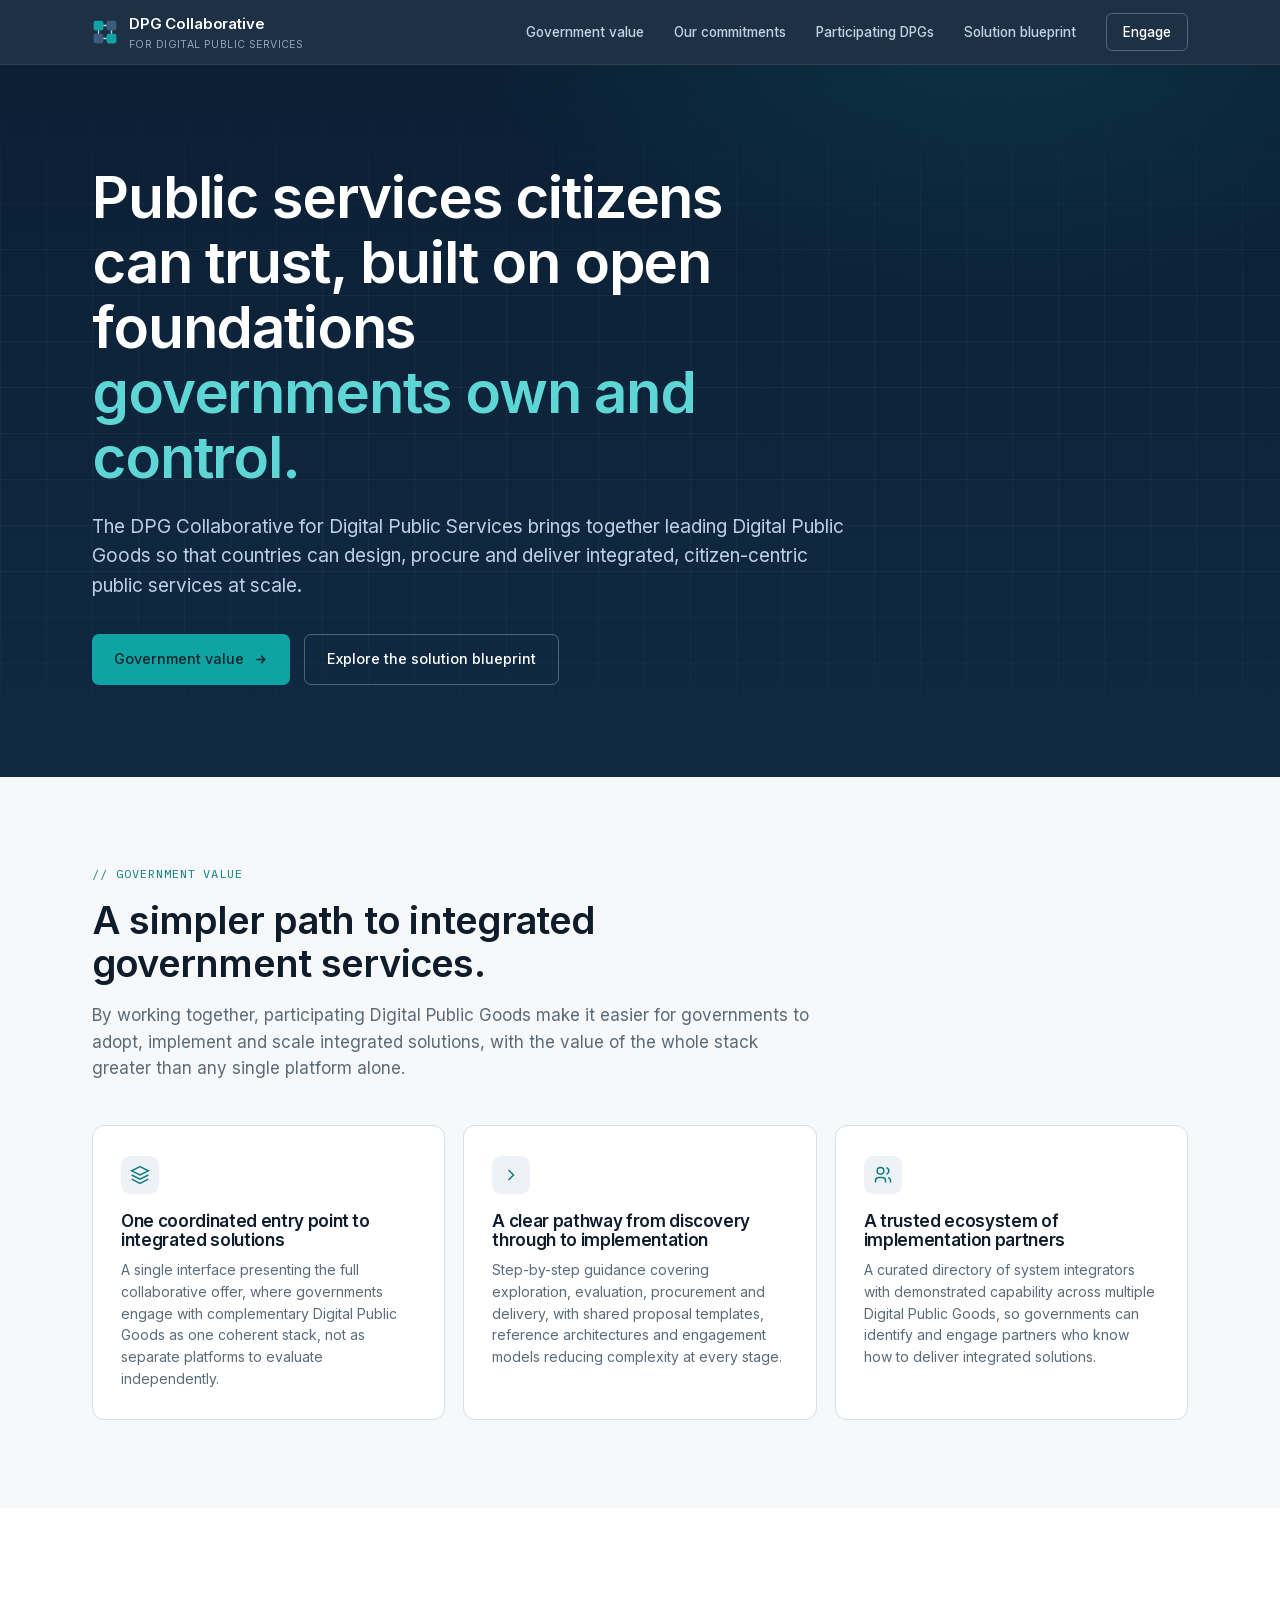
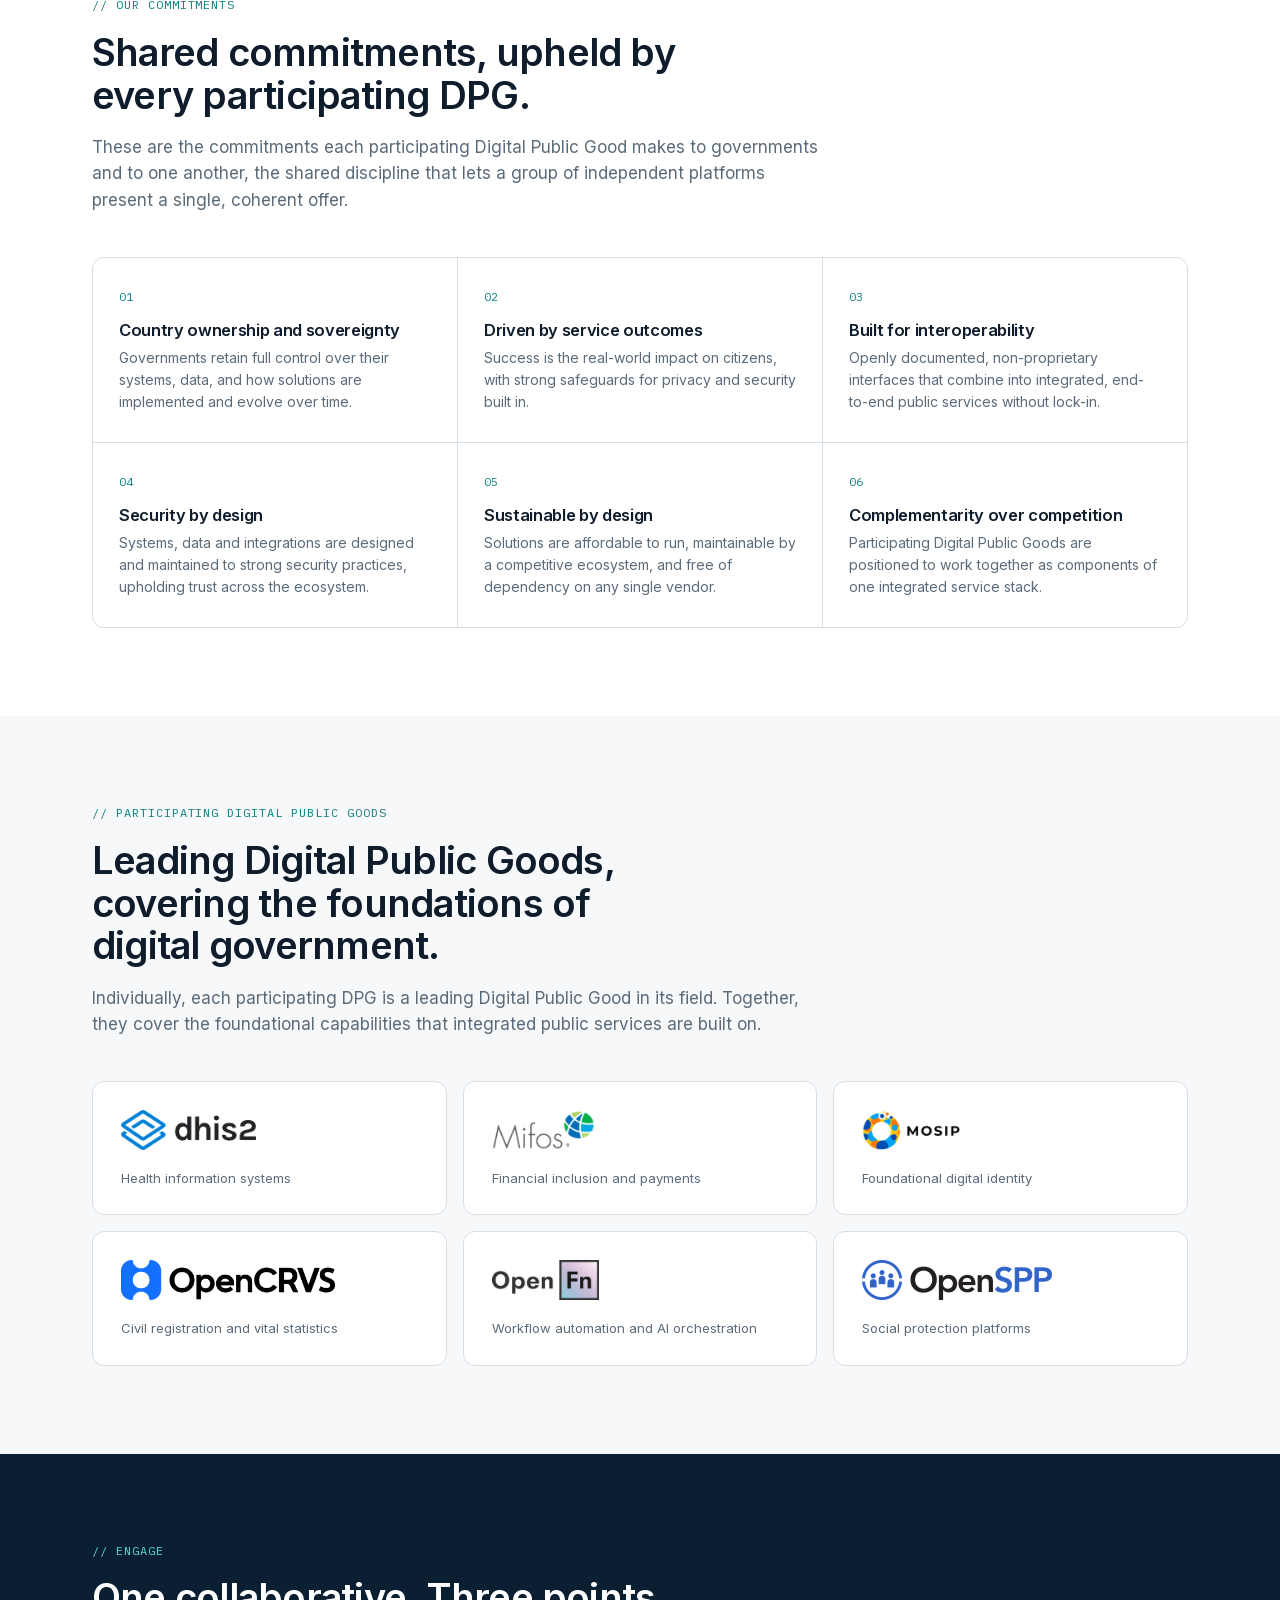
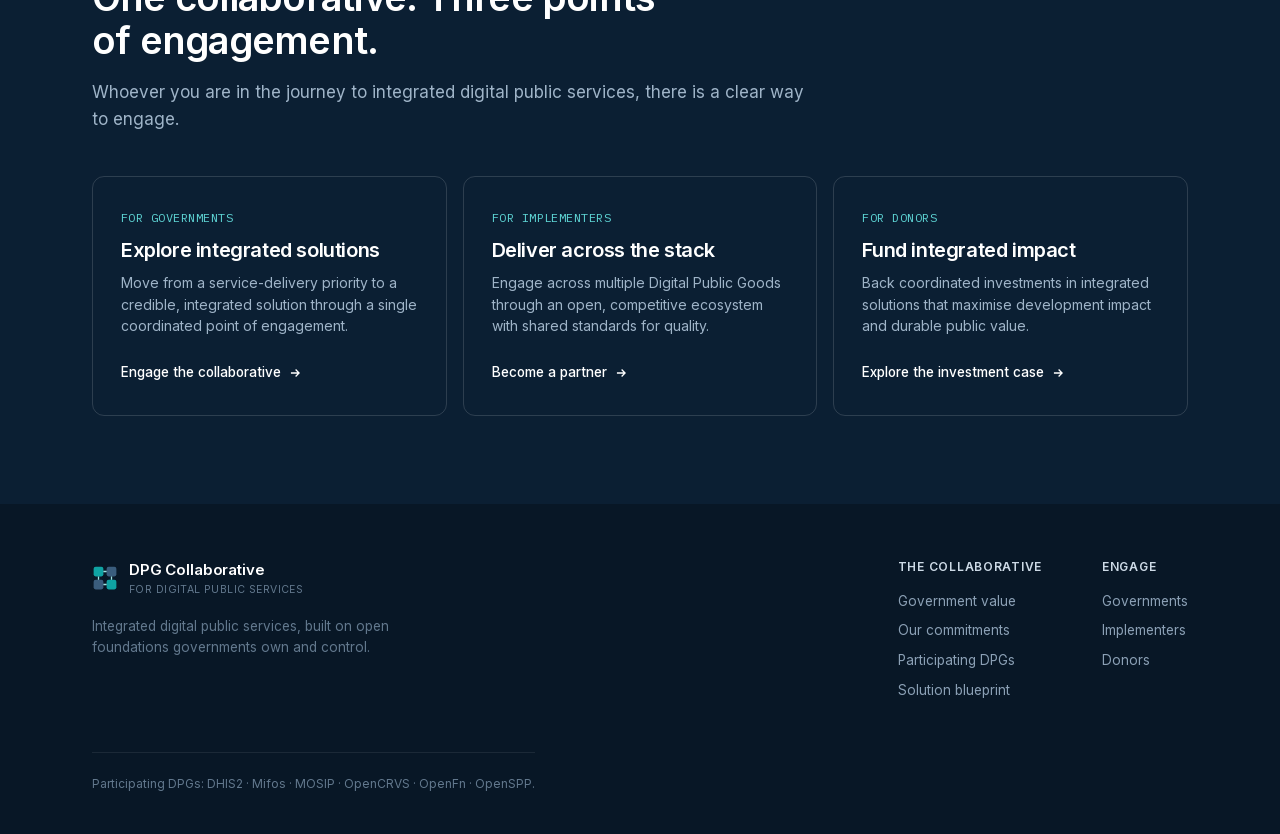
<file: site/index.html>
<!DOCTYPE html>
<html lang="en">
<head>
<meta charset="UTF-8">
<meta name="viewport" content="width=device-width, initial-scale=1.0">
<meta name="theme-color" content="#0b1f33">
<title>DPG Collaborative for Digital Public Services</title>
<meta name="description" content="The DPG Collaborative for Digital Public Services brings together leading Digital Public Goods so governments can design, procure and deliver integrated, citizen-centric public services at scale.">

<!-- Social sharing. Before launch, add an absolute og:url and a 1200x630 PNG og:image. -->
<meta property="og:type" content="website">
<meta property="og:site_name" content="DPG Collaborative">
<meta property="og:title" content="DPG Collaborative for Digital Public Services">
<meta property="og:description" content="Integrated digital public services, built on open foundations governments own and control.">
<meta name="twitter:card" content="summary_large_image">
<meta name="twitter:title" content="DPG Collaborative for Digital Public Services">
<meta name="twitter:description" content="Integrated digital public services, built on open foundations governments own and control.">

<link rel="icon" href="assets/favicon.svg" type="image/svg+xml">
<link rel="stylesheet" href="assets/css/base.css">
<link rel="stylesheet" href="assets/css/home.css">
</head>
<body>

<a class="skip-link" href="#top">Skip to content</a>

<nav>
  <div class="wrap">
    <a class="brand" href="#top">
      <svg class="mark" viewBox="0 0 32 32" fill="none">
        <rect x="2" y="2" width="12" height="12" rx="2.5" fill="#0fa3a3"/>
        <rect x="18" y="2" width="12" height="12" rx="2.5" fill="#3a5d7d"/>
        <rect x="2" y="18" width="12" height="12" rx="2.5" fill="#3a5d7d"/>
        <rect x="18" y="18" width="12" height="12" rx="2.5" fill="#0fa3a3"/>
        <path d="M14 8h4M8 14v4M24 14v4M14 24h4" stroke="#9fe6e6" stroke-width="1.6"/>
      </svg>
      <div><b>DPG Collaborative</b><span>for Digital Public Services</span></div>
    </a>
    <button class="nav-burger" aria-label="Open menu" aria-expanded="false" aria-controls="navlinks">
      <svg viewBox="0 0 24 24" fill="none" stroke="currentColor" stroke-width="2" aria-hidden="true"><path d="M3 6h18M3 12h18M3 18h18"/></svg>
    </button>
    <div class="nlinks" id="navlinks">
      <a href="#value">Government value</a>
      <a href="#principles">Our commitments</a>
      <a href="#members">Participating DPGs</a>
      <a href="journey.html">Solution blueprint</a>
      <a href="#doors" class="nbtn">Engage</a>
    </div>
  </div>
</nav>

<!-- HERO -->
<header class="hero" id="top">
  <div class="wrap">
    <h1>Public services citizens can trust, built on open foundations <em>governments own and control.</em></h1>
    <p class="lede">The DPG Collaborative for Digital Public Services brings together leading Digital Public Goods so that countries can design, procure and deliver integrated, citizen-centric public services at scale.</p>
    <div class="cta-row">
      <a href="#value" class="btn btn-pri">Government value
        <svg viewBox="0 0 24 24" fill="none" stroke="currentColor" stroke-width="2.2"><path d="M5 12h14M13 6l6 6-6 6"/></svg>
      </a>
      <a href="journey.html" class="btn btn-ghost">Explore the solution blueprint</a>
    </div>
  </div>
</header>

<!-- VALUE / GOVERNMENT VALUE -->
<section id="value" class="alt">
  <div class="wrap">
    <span class="tag">// Government value</span>
    <h2>A simpler path to integrated government services.</h2>
    <p class="section-lede">By working together, participating Digital Public Goods make it easier for governments to adopt, implement and scale integrated solutions, with the value of the whole stack greater than any single platform alone.</p>
    <div class="tiles">
      <div class="tile">
        <div class="ic"><svg viewBox="0 0 24 24" stroke-width="1.8"><path d="M12 2L2 7l10 5 10-5-10-5zM2 17l10 5 10-5M2 12l10 5 10-5"/></svg></div>
        <h3>One coordinated entry point to integrated solutions</h3>
        <p>A single interface presenting the full collaborative offer, where governments engage with complementary Digital Public Goods as one coherent stack, not as separate platforms to evaluate independently.</p>
      </div>
      <div class="tile">
        <div class="ic"><svg viewBox="0 0 24 24" stroke-width="1.8"><path d="M9 18l6-6-6-6"/></svg></div>
        <h3>A clear pathway from discovery through to implementation</h3>
        <p>Step-by-step guidance covering exploration, evaluation, procurement and delivery, with shared proposal templates, reference architectures and engagement models reducing complexity at every stage.</p>
      </div>
      <div class="tile">
        <div class="ic"><svg viewBox="0 0 24 24" stroke-width="1.8"><circle cx="9" cy="7" r="4"/><path d="M3 21v-2a4 4 0 0 1 4-4h4a4 4 0 0 1 4 4v2"/><path d="M16 3.13a4 4 0 0 1 0 7.75"/><path d="M21 21v-2a4 4 0 0 0-3-3.85"/></svg></div>
        <h3>A trusted ecosystem of implementation partners</h3>
        <p>A curated directory of system integrators with demonstrated capability across multiple Digital Public Goods, so governments can identify and engage partners who know how to deliver integrated solutions.</p>
      </div>
    </div>
  </div>
</section>

<!-- PRINCIPLES / COMMITMENTS -->
<section id="principles">
  <div class="wrap">
    <span class="tag">// Our commitments</span>
    <h2>Shared commitments, upheld by every participating DPG.</h2>
    <p class="section-lede">These are the commitments each participating Digital Public Good makes to governments and to one another, the shared discipline that lets a group of independent platforms present a single, coherent offer.</p>
    <div class="pgrid">
      <div class="pcell"><div class="pn">01</div><h3>Country ownership and sovereignty</h3><p>Governments retain full control over their systems, data, and how solutions are implemented and evolve over time.</p></div>
      <div class="pcell"><div class="pn">02</div><h3>Driven by service outcomes</h3><p>Success is the real-world impact on citizens, with strong safeguards for privacy and security built in.</p></div>
      <div class="pcell"><div class="pn">03</div><h3>Built for interoperability</h3><p>Openly documented, non-proprietary interfaces that combine into integrated, end-to-end public services without lock-in.</p></div>
      <div class="pcell"><div class="pn">04</div><h3>Security by design</h3><p>Systems, data and integrations are designed and maintained to strong security practices, upholding trust across the ecosystem.</p></div>
      <div class="pcell"><div class="pn">05</div><h3>Sustainable by design</h3><p>Solutions are affordable to run, maintainable by a competitive ecosystem, and free of dependency on any single vendor.</p></div>
      <div class="pcell"><div class="pn">06</div><h3>Complementarity over competition</h3><p>Participating Digital Public Goods are positioned to work together as components of one integrated service stack.</p></div>
    </div>
  </div>
</section>

<!-- PARTICIPATING DPGS -->
<section id="members" class="alt">
  <div class="wrap">
    <span class="tag">// Participating Digital Public Goods</span>
    <h2>Leading Digital Public Goods, covering the foundations of digital government.</h2>
    <p class="section-lede">Individually, each participating DPG is a leading Digital Public Good in its field. Together, they cover the foundational capabilities that integrated public services are built on.</p>
    <div class="mrow">
      <div class="mchip"><div class="logo-area"><img src="assets/img/members/dhis2.png" alt="DHIS2"></div><small>Health information systems</small></div>
      <div class="mchip"><div class="logo-area"><img src="assets/img/members/mifos.png" alt="Mifos"></div><small>Financial inclusion and payments</small></div>
      <div class="mchip"><div class="logo-area"><img src="assets/img/members/mosip.png" alt="MOSIP"></div><small>Foundational digital identity</small></div>
      <div class="mchip"><div class="logo-area"><img src="assets/img/members/opencrvs.png" alt="OpenCRVS"></div><small>Civil registration and vital statistics</small></div>
      <div class="mchip"><div class="logo-area"><img src="assets/img/members/openfn.png" alt="OpenFn"></div><small>Workflow automation and AI orchestration</small></div>
      <div class="mchip"><div class="logo-area"><img src="assets/img/members/openspp.png" alt="OpenSPP"></div><small>Social protection platforms</small></div>
    </div>
  </div>
</section>

<!-- ENGAGE / DOORS -->
<section id="doors" class="doors">
  <div class="wrap">
    <span class="tag" style="color:#5fd6d6">// Engage</span>
    <h2>One collaborative. Three points of engagement.</h2>
    <p class="section-lede">Whoever you are in the journey to integrated digital public services, there is a clear way to engage.</p>
    <div class="dgrid">
      <a href="#" class="door">
        <div class="dlabel">FOR GOVERNMENTS</div>
        <h3>Explore integrated solutions</h3>
        <p>Move from a service-delivery priority to a credible, integrated solution through a single coordinated point of engagement.</p>
        <div class="go">Engage the collaborative <svg viewBox="0 0 24 24" fill="none" stroke="currentColor" stroke-width="2.2"><path d="M5 12h14M13 6l6 6-6 6"/></svg></div>
      </a>
      <a href="#" class="door">
        <div class="dlabel">FOR IMPLEMENTERS</div>
        <h3>Deliver across the stack</h3>
        <p>Engage across multiple Digital Public Goods through an open, competitive ecosystem with shared standards for quality.</p>
        <div class="go">Become a partner <svg viewBox="0 0 24 24" fill="none" stroke="currentColor" stroke-width="2.2"><path d="M5 12h14M13 6l6 6-6 6"/></svg></div>
      </a>
      <a href="#" class="door">
        <div class="dlabel">FOR DONORS</div>
        <h3>Fund integrated impact</h3>
        <p>Back coordinated investments in integrated solutions that maximise development impact and durable public value.</p>
        <div class="go">Explore the investment case <svg viewBox="0 0 24 24" fill="none" stroke="currentColor" stroke-width="2.2"><path d="M5 12h14M13 6l6 6-6 6"/></svg></div>
      </a>
    </div>
  </div>
</section>

<footer>
  <div class="wrap">
    <div>
      <a class="brand" href="#top" style="color:#fff">
        <svg class="mark" viewBox="0 0 32 32" fill="none">
          <rect x="2" y="2" width="12" height="12" rx="2.5" fill="#0fa3a3"/>
          <rect x="18" y="2" width="12" height="12" rx="2.5" fill="#3a5d7d"/>
          <rect x="2" y="18" width="12" height="12" rx="2.5" fill="#3a5d7d"/>
          <rect x="18" y="18" width="12" height="12" rx="2.5" fill="#0fa3a3"/>
          <path d="M14 8h4M8 14v4M24 14v4M14 24h4" stroke="#9fe6e6" stroke-width="1.6"/>
        </svg>
        <div><b>DPG Collaborative</b><span style="color:#62788d">for Digital Public Services</span></div>
      </a>
      <p style="margin-top:18px;max-width:36ch;color:#62788d">Integrated digital public services, built on open foundations governments own and control.</p>
    </div>
    <div class="fcols">
      <div class="fcol">
        <b>The collaborative</b>
        <a href="#value">Government value</a>
        <a href="#principles">Our commitments</a>
        <a href="#members">Participating DPGs</a>
        <a href="journey.html">Solution blueprint</a>
      </div>
      <div class="fcol">
        <b>Engage</b>
        <a href="#doors">Governments</a>
        <a href="#doors">Implementers</a>
        <a href="#doors">Donors</a>
      </div>
    </div>
  </div>
  <div class="wrap"><div class="fnote">Participating DPGs: DHIS2 &middot; Mifos &middot; MOSIP &middot; OpenCRVS &middot; OpenFn &middot; OpenSPP.</div></div>
</footer>

<script src="assets/js/nav.js" defer></script>
</body>
</html>
</file>
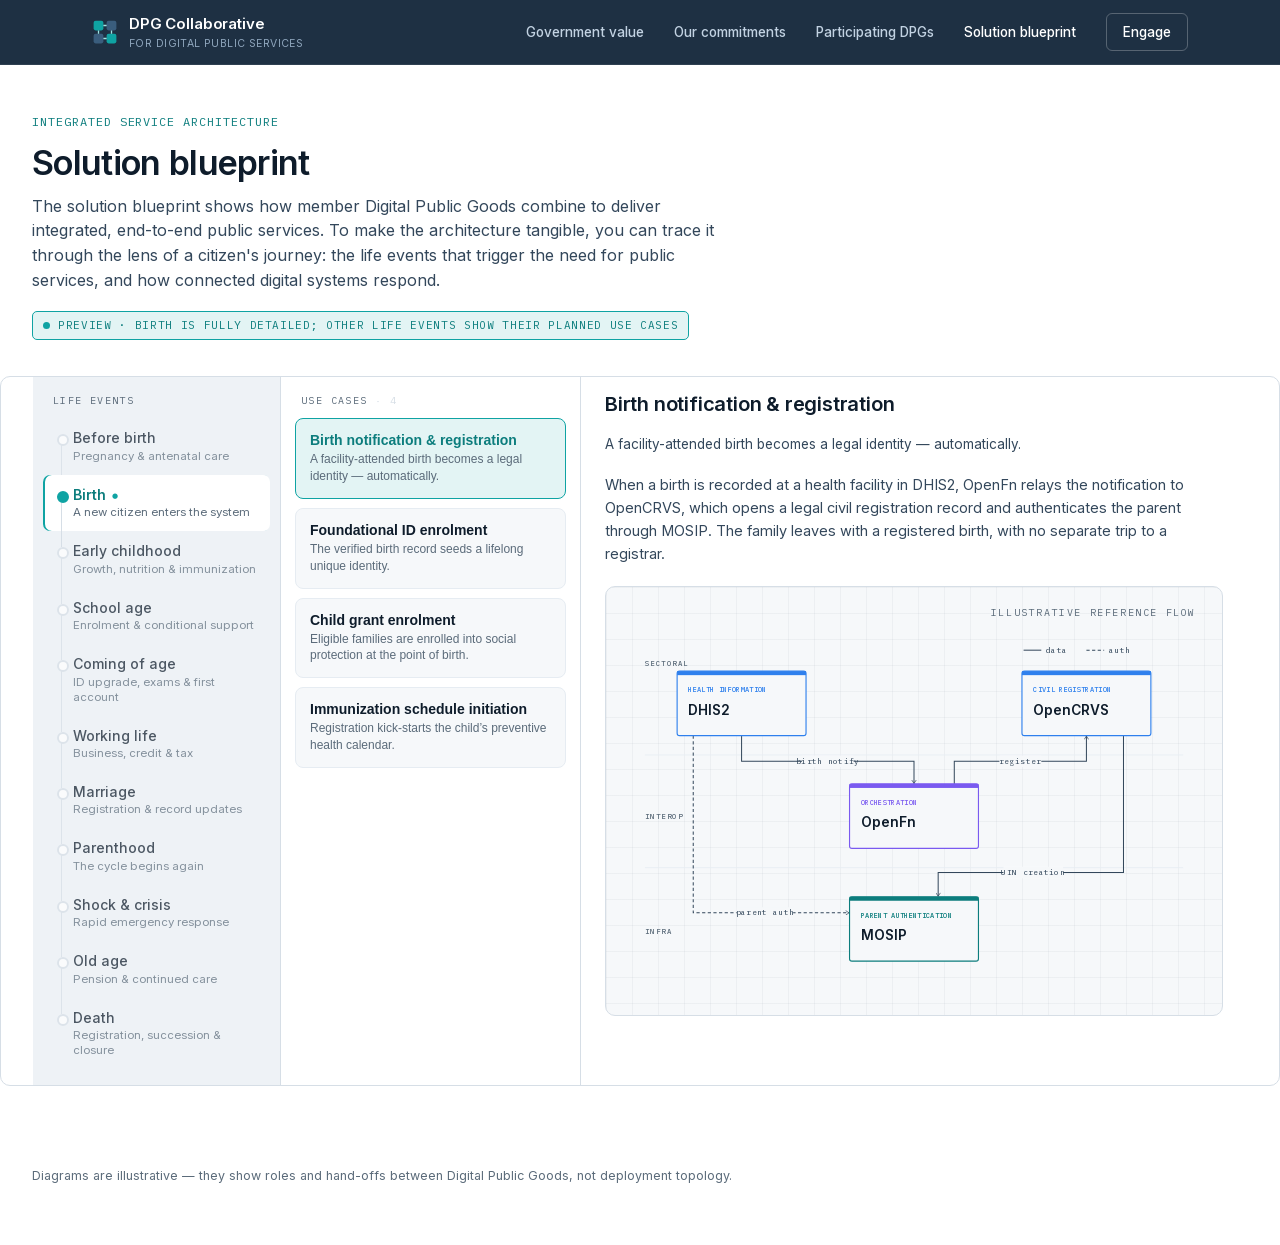
<file: site/journey.html>
<!DOCTYPE html>
<html lang="en">
<head>
<meta charset="UTF-8">
<meta name="viewport" content="width=device-width, initial-scale=1.0">
<meta name="theme-color" content="#0b1f33">
<title>Solution blueprint - DPG Collaborative for Digital Public Services</title>
<meta name="description" content="See how participating Digital Public Goods combine to deliver integrated, end-to-end public services through the lens of citizen life events.">

<meta property="og:type" content="website">
<meta property="og:site_name" content="DPG Collaborative">
<meta property="og:title" content="Solution blueprint - DPG Collaborative">
<meta property="og:description" content="See how participating Digital Public Goods combine to deliver integrated, end-to-end public services through the lens of citizen life events.">
<meta name="twitter:card" content="summary_large_image">
<meta name="twitter:title" content="Solution blueprint - DPG Collaborative">
<meta name="twitter:description" content="See how participating Digital Public Goods combine to deliver integrated, end-to-end public services.">

<link rel="icon" href="assets/favicon.svg" type="image/svg+xml">
<link rel="stylesheet" href="assets/css/base.css">
<link rel="stylesheet" href="assets/css/journey.css">
</head>
<body>

<a class="skip-link" href="#content">Skip to content</a>

<nav>
  <div class="wrap">
    <a class="brand" href="index.html">
      <svg class="mark" viewBox="0 0 32 32" fill="none">
        <rect x="2" y="2" width="12" height="12" rx="2.5" fill="#0fa3a3"/>
        <rect x="18" y="2" width="12" height="12" rx="2.5" fill="#3a5d7d"/>
        <rect x="2" y="18" width="12" height="12" rx="2.5" fill="#3a5d7d"/>
        <rect x="18" y="18" width="12" height="12" rx="2.5" fill="#0fa3a3"/>
        <path d="M14 8h4M8 14v4M24 14v4M14 24h4" stroke="#9fe6e6" stroke-width="1.6"/>
      </svg>
      <div><b>DPG Collaborative</b><span>for Digital Public Services</span></div>
    </a>
    <button class="nav-burger" aria-label="Open menu" aria-expanded="false" aria-controls="navlinks">
      <svg viewBox="0 0 24 24" fill="none" stroke="currentColor" stroke-width="2" aria-hidden="true"><path d="M3 6h18M3 12h18M3 18h18"/></svg>
    </button>
    <div class="nlinks" id="navlinks">
      <a href="index.html#value">Government value</a>
      <a href="index.html#principles">Our commitments</a>
      <a href="index.html#members">Participating DPGs</a>
      <a href="journey.html" class="active">Solution blueprint</a>
      <a href="index.html#doors" class="nbtn">Engage</a>
    </div>
  </div>
</nav>

<div class="intro" id="content">
  <div class="eyebrow">Integrated service architecture</div>
  <h1>Solution blueprint</h1>
  <p>The solution blueprint shows how member Digital Public Goods combine to deliver integrated, end-to-end public services. To make the architecture tangible, you can trace it through the lens of a citizen's journey: the life events that trigger the need for public services, and how connected digital systems respond.</p>
  <div class="preview-note">Preview · Birth is fully detailed; other life events show their planned use cases</div>
</div>

<div class="explorer">
  <div class="panel col-events">
    <div class="panel-head">Life events</div>
    <div class="events-list" id="eventsList"></div>
  </div>
  <div class="panel col-cases">
    <div class="panel-head">Use cases <span id="caseCount" style="color:var(--rule)"></span></div>
    <div class="cases-list" id="casesList"></div>
  </div>
  <div class="panel col-schema">
    <div class="schema-title">
      <h2 id="schemaTitle">Select a use case</h2>
      <p id="schemaSummary">The supporting DPG architecture appears here.</p>
    </div>
    <div class="schema-body" id="schemaBody"></div>
  </div>
</div>

<div class="foot">
  Diagrams are illustrative — they show roles and hand-offs between Digital Public Goods, not deployment topology.
</div>

<script src="assets/js/nav.js" defer></script>
<script src="assets/js/journey.js"></script>
</body>
</html>
</file>
<file: site/assets/css/base.css>
/* ============================================================
   base.css — shared foundations and chrome for the DPG Collaborative site.
   Tokens, reset, navigation, buttons, section scaffolding and footer
   are shared by every page; page-specific styles live in home.css / journey.css.
   ============================================================ */

@import url('../fonts/fonts.css');

:root{
  --navy:#0b1f33; --navy-2:#102a44; --slate:#1d3a57; --ink:#0e1c2b;
  --paper:#f6f8fa; --paper-2:#eef2f6; --line:#d6dee6; --muted:#5b6b7a;
  --teal:#0fa3a3; --teal-deep:#0c7d7d; --white:#ffffff; --signal:#2f80ed;
}
*{box-sizing:border-box;margin:0;padding:0}
html{scroll-behavior:smooth}
body{font-family:'Inter',system-ui,sans-serif;color:var(--ink);background:var(--white);line-height:1.55;-webkit-font-smoothing:antialiased;}
.mono{font-family:'IBM Plex Mono',monospace}
.wrap{max-width:1160px;margin:0 auto;padding:0 32px}
a{color:inherit;text-decoration:none}
h1,h2,h3{line-height:1.12;letter-spacing:-0.02em;font-weight:600}

/* ---- Accessibility ---- */
:focus-visible{outline:2px solid var(--teal);outline-offset:3px;border-radius:4px}
.btn-pri:focus-visible{outline-color:#03252a}
.skip-link{position:fixed;left:12px;top:-60px;z-index:100;background:var(--teal);color:#03252a;padding:10px 16px;border-radius:7px;font-size:14px;font-weight:600;transition:top .15s}
.skip-link:focus{top:12px}
@media (prefers-reduced-motion: reduce){
  html{scroll-behavior:auto}
  *,*::before,*::after{transition-duration:.01ms !important;animation-duration:.01ms !important}
}

/* ---- Nav ---- */
nav{position:sticky;top:0;z-index:50;background:rgba(11,31,51,.92);backdrop-filter:blur(8px);border-bottom:1px solid rgba(255,255,255,.08);}
nav .wrap{display:flex;align-items:center;justify-content:space-between;height:64px}
.brand{display:flex;align-items:center;gap:11px;color:#fff}
.mark{width:26px;height:26px;flex:none}
.brand b{font-weight:600;font-size:15px;letter-spacing:-0.01em}
.brand span{display:block;font-size:10.5px;color:#8fa6bd;letter-spacing:.04em;text-transform:uppercase;margin-top:1px}
.nlinks{display:flex;gap:30px;align-items:center}
.nlinks a{color:#c2d2e2;font-size:13.5px;font-weight:500}
.nlinks a:hover{color:#fff}
.nlinks a.active{color:#fff}
.nbtn{border:1px solid rgba(255,255,255,.25);padding:8px 16px;border-radius:6px;color:#fff !important;font-size:13px;}
.nbtn:hover{background:rgba(255,255,255,.08);border-color:rgba(255,255,255,.45)}

/* Hamburger: hidden on desktop, shown when the link row collapses. */
.nav-burger{display:none;background:none;border:1px solid rgba(255,255,255,.18);border-radius:7px;padding:7px;color:#fff;cursor:pointer;line-height:0}
.nav-burger svg{width:20px;height:20px;display:block}
.nav-burger:hover{background:rgba(255,255,255,.08)}

@media(max-width:820px){
  .nav-burger{display:inline-flex;align-items:center;justify-content:center}
  /* Links drop into a panel under the bar; the bar keeps brand + burger. */
  .nlinks{
    position:absolute;top:64px;left:0;right:0;
    flex-direction:column;align-items:stretch;gap:0;
    background:var(--navy);
    border-bottom:1px solid rgba(255,255,255,.10);
    box-shadow:0 12px 24px -16px rgba(0,0,0,.6);
    padding:6px 0;
    max-height:0;overflow:hidden;visibility:hidden;
    transition:max-height .24s ease,visibility 0s linear .24s;
  }
  nav.open .nlinks{max-height:340px;visibility:visible;transition:max-height .26s ease}
  .nlinks a{padding:13px 32px;font-size:15px}
  .nlinks a:hover{background:rgba(255,255,255,.06)}
  .nbtn{border:none;border-radius:0;color:#5fd6d6 !important;padding:13px 32px}
  .nbtn:hover{background:rgba(255,255,255,.06);border:none}
}

/* ---- Buttons ---- */
.btn{display:inline-flex;align-items:center;gap:9px;padding:13px 22px;border-radius:7px;font-size:14.5px;font-weight:500;transition:.15s;}
.btn-pri{background:var(--teal);color:#03252a}
.btn-pri:hover{background:#16b8b8}
.btn-ghost{border:1px solid rgba(255,255,255,.28);color:#fff}
.btn-ghost:hover{background:rgba(255,255,255,.07)}
.btn svg{width:15px;height:15px}

/* ---- Section scaffolding ---- */
section{padding:88px 0}
.tag{font-family:'IBM Plex Mono',monospace;font-size:12px;color:var(--teal-deep);letter-spacing:.08em;text-transform:uppercase;margin-bottom:16px;display:block;}
h2{font-size:clamp(26px,3.2vw,38px);max-width:24ch;margin-bottom:18px}
.section-lede{font-size:17px;color:var(--muted);max-width:66ch}
.alt{background:var(--paper)}

/* ---- Footer ---- */
footer{background:#081726;color:#8ba0b5;padding:54px 0 40px;font-size:13.5px}
footer .wrap{display:flex;justify-content:space-between;gap:30px;flex-wrap:wrap}
footer .brand b{color:#fff}
footer a{color:#8ba0b5}
footer a:hover{color:#fff}
.fcols{display:flex;gap:60px;flex-wrap:wrap}
.fcol b{display:block;color:#cddae6;font-size:12px;text-transform:uppercase;letter-spacing:.06em;margin-bottom:14px;font-weight:600}
.fcol a{display:block;margin-bottom:9px}
.fnote{border-top:1px solid rgba(255,255,255,.08);margin-top:42px;padding-top:22px;font-size:12px;color:#62788d}
</file>
<file: site/assets/css/home.css>
/* ============================================================
   home.css — homepage-specific sections (hero, value tiles,
   principles, participating DPGs, engagement doors).
   ============================================================ */

/* ---- Hero ---- */
.hero{background:radial-gradient(900px 500px at 78% -10%, rgba(15,163,163,.16), transparent 60%),linear-gradient(180deg,var(--navy) 0%, var(--navy-2) 100%);color:#fff;position:relative;overflow:hidden;}
.hero::after{content:"";position:absolute;inset:0;background-image:linear-gradient(rgba(255,255,255,.04) 1px,transparent 1px),linear-gradient(90deg,rgba(255,255,255,.04) 1px,transparent 1px);background-size:46px 46px;mask-image:linear-gradient(180deg,transparent,#000 30%,#000 70%,transparent);pointer-events:none;}
.hero .wrap{position:relative;z-index:2;padding:100px 32px 92px}
.hero h1{font-size:clamp(34px,5vw,58px);max-width:18ch;margin-bottom:22px}
.hero h1 em{font-style:normal;color:#5fd6d6}
.lede{font-size:clamp(16px,1.6vw,19px);color:#bcd0e2;max-width:64ch;margin-bottom:34px}
.cta-row{display:flex;gap:14px;flex-wrap:wrap}

/* ---- Value tiles ---- */
.tiles{display:grid;grid-template-columns:repeat(3,1fr);gap:18px;margin-top:44px}
.tile{border:1px solid var(--line);border-radius:12px;padding:30px 28px;background:var(--white);transition:.18s;}
.tile:hover{border-color:var(--teal);box-shadow:0 8px 30px -18px rgba(11,31,51,.4)}
.tile .ic{width:38px;height:38px;border-radius:9px;background:var(--paper-2);display:flex;align-items:center;justify-content:center;margin-bottom:18px}
.tile .ic svg{width:20px;height:20px;stroke:var(--teal-deep);fill:none}
.tile h3{font-size:17px;margin-bottom:9px}
.tile p{font-size:14px;color:var(--muted)}
@media(max-width:820px){.tiles{grid-template-columns:1fr 1fr}}
@media(max-width:560px){.tiles{grid-template-columns:1fr}}

/* ---- Principles ---- */
.pgrid{display:grid;grid-template-columns:repeat(3,1fr);gap:1px;background:var(--line);border:1px solid var(--line);border-radius:12px;overflow:hidden;margin-top:44px}
.pcell{background:var(--white);padding:30px 26px}
.pcell .pn{font-family:'IBM Plex Mono',monospace;font-size:12px;color:var(--teal-deep);margin-bottom:14px}
.pcell h3{font-size:16.5px;margin-bottom:8px}
.pcell p{font-size:14px;color:var(--muted)}
@media(max-width:820px){.pgrid{grid-template-columns:1fr 1fr}}
@media(max-width:560px){.pgrid{grid-template-columns:1fr}}

/* ---- Participating DPGs ---- */
.mrow{display:grid;grid-template-columns:repeat(3,1fr);gap:16px;margin-top:44px}
.mchip{border:1px solid var(--line);border-radius:12px;background:var(--white);padding:26px 28px;text-align:left;transition:.18s;display:flex;flex-direction:column;gap:16px;}
.mchip:hover{border-color:var(--teal);box-shadow:0 6px 24px -12px rgba(11,31,51,.2)}
.mchip .logo-area{height:44px;display:flex;align-items:center}
.mchip .logo-area img{height:40px;width:auto;display:block;object-fit:contain}
.mchip small{font-size:13px;color:var(--muted);display:block}
@media(max-width:820px){.mrow{grid-template-columns:1fr 1fr}}
@media(max-width:560px){.mrow{grid-template-columns:1fr}}

/* ---- Doors ---- */
.doors{background:var(--navy);color:#fff}
.doors h2{color:#fff}
.doors .section-lede{color:#9fb4c8}
.dgrid{display:grid;grid-template-columns:repeat(3,1fr);gap:16px;margin-top:44px}
.door{border:1px solid rgba(255,255,255,.14);border-radius:12px;padding:32px 28px;transition:.18s;display:flex;flex-direction:column;gap:11px;}
.door:hover{background:rgba(255,255,255,.05);border-color:rgba(95,214,214,.5)}
.door .dlabel{font-family:'IBM Plex Mono',monospace;font-size:12px;color:#5fd6d6;letter-spacing:.04em}
.door h3{font-size:20px;color:#fff}
.door p{font-size:14px;color:#9fb4c8}
.door .go{margin-top:auto;padding-top:14px;font-size:13.5px;color:#fff;font-weight:500;display:flex;align-items:center;gap:7px}
.door .go svg{width:14px;height:14px}
@media(max-width:780px){.dgrid{grid-template-columns:1fr}}
</file>
<file: site/assets/css/journey.css>
/* ============================================================
   journey.css - the solution blueprint explorer.
   Reskinned onto the site's navy/teal/Inter system. Structure and
   interaction match the original prototype; palette and type are aligned
   with home.css. Category colours stay distinct (teal / blue / violet)
   so the diagram bands remain legible.
   ============================================================ */

:root{
  --ink-soft:#33475b;
  --paper-warm:#eef2f6;
  --paper-deep:#e3e9f0;
  --rule:#d6dee6;
  --rule-soft:#e6ecf2;
  --accent:#0c7d7d;
  --accent-soft:#e3f4f4;
  --font-display:'Inter',system-ui,sans-serif;
  --font-body:'Inter',system-ui,sans-serif;
  --font-mono:'IBM Plex Mono',ui-monospace,monospace;
  /* diagram band colours */
  --cat-infra:#0c7d7d;   /* infrastructure — teal */
  --cat-sect:#2f80ed;    /* sectoral — blue */
  --cat-interop:#7a5af0; /* interop — violet */
}

body{font-size:15px}

/* ===== Intro ===== */
.intro{max-width:1280px;margin:0 auto;padding:48px 32px 8px}
.intro .eyebrow{font-family:var(--font-mono);font-size:12px;letter-spacing:.08em;text-transform:uppercase;color:var(--teal-deep);margin-bottom:12px}
.intro h1{font-family:var(--font-display);font-weight:600;font-size:clamp(26px,3.2vw,34px);line-height:1.12;letter-spacing:-0.02em;max-width:760px;margin-bottom:12px}
.intro p{color:var(--ink-soft);max-width:700px;font-size:16px}
.preview-note{display:inline-flex;align-items:center;gap:8px;margin-top:18px;font-family:var(--font-mono);font-size:11px;letter-spacing:.06em;text-transform:uppercase;color:var(--teal-deep);border:1px solid var(--teal);border-radius:5px;padding:5px 10px;background:var(--accent-soft)}
.preview-note::before{content:'';width:7px;height:7px;border-radius:50%;background:var(--teal)}

/* ===== Layout ===== */
.explorer{max-width:1280px;margin:28px auto 80px;padding:0 32px;display:grid;grid-template-columns:248px 300px 1fr;gap:0;border:1px solid var(--rule);border-radius:10px;overflow:hidden;background:#fff;min-height:640px}
.panel{min-width:0}
.panel-head{font-family:var(--font-mono);font-size:10px;letter-spacing:.14em;text-transform:uppercase;color:var(--muted);padding:16px 20px 10px}

/* Panel 1: events */
.col-events{background:var(--paper-warm);border-right:1px solid var(--rule)}
.events-list{padding:0 10px 16px}
.event-item{position:relative;display:block;width:100%;text-align:left;background:none;border:none;cursor:pointer;padding:11px 12px 11px 30px;border-radius:7px;font-family:var(--font-body);transition:background .14s ease}
.event-item:hover{background:rgba(15,163,163,.06)}
.event-item .ev-title{display:block;font-size:14px;font-weight:600;color:var(--ink);line-height:1.25}
.event-item .ev-sub{display:block;font-size:11.5px;color:var(--muted);margin-top:2px;line-height:1.3}
.event-item::before{content:'';position:absolute;left:14px;top:16px;width:8px;height:8px;border-radius:50%;background:#fff;border:2px solid var(--rule);z-index:2}
.events-list .event-item:not(:last-child)::after{content:'';position:absolute;left:17.5px;top:24px;width:1px;height:calc(100% - 8px);background:var(--rule);z-index:1}
.event-item.active{background:#fff;box-shadow:inset 2px 0 0 var(--teal)}
.event-item.active::before{background:var(--teal);border-color:var(--teal)}
.event-item.active .ev-title{color:var(--teal-deep)}
.event-item.deep .ev-title::after{content:'\25CF';color:var(--teal);font-size:7px;vertical-align:middle;margin-left:6px}
.event-item.scaffold{opacity:.72}
.event-item.scaffold .ev-title{font-weight:500}

/* Panel 2: use cases */
.col-cases{border-right:1px solid var(--rule);background:#fff}
.cases-list{padding:0 14px 16px}
.case-item{display:block;width:100%;text-align:left;background:var(--paper);border:1px solid var(--rule-soft);cursor:pointer;padding:13px 14px;border-radius:8px;margin-bottom:9px;transition:all .14s ease}
.case-item:hover{border-color:var(--teal);background:#fff}
.case-item .case-title{font-size:14px;font-weight:600;color:var(--ink)}
.case-item .case-sum{font-size:12px;color:var(--muted);margin-top:3px;line-height:1.4}
.case-item.active{border-color:var(--teal);background:var(--accent-soft)}
.case-item.active .case-title{color:var(--teal-deep)}
.case-item.stub{opacity:.66}
.case-item.stub .case-title::after{content:'planned';font-family:var(--font-mono);font-size:8.5px;letter-spacing:.1em;text-transform:uppercase;color:var(--muted);border:1px solid var(--rule);border-radius:3px;padding:1px 4px;margin-left:8px;vertical-align:middle;font-weight:400}
.cases-empty{padding:8px 20px;color:var(--muted);font-size:13px}

/* Panel 3: schema */
.col-schema{background:#fff}
.schema-title{padding:16px 24px 4px}
.schema-title h2{font-family:var(--font-display);font-weight:600;font-size:20px;color:var(--ink);line-height:1.15;letter-spacing:-0.01em}
.schema-title p{color:var(--ink-soft);font-size:13.5px;margin-top:4px;max-width:520px}
.schema-body{padding:8px 24px 28px}
.case-desc{color:var(--ink-soft);font-size:14.5px;line-height:1.6;max-width:600px;margin:6px 0 20px}

/* canvas card */
.canvas{border:1px solid var(--rule);border-radius:10px;background:var(--paper);padding:18px 26px;background-image:linear-gradient(rgba(11,31,51,.04) 1px, transparent 1px),linear-gradient(90deg, rgba(11,31,51,.04) 1px, transparent 1px);background-size:26px 26px}
.canvas-cap{font-family:var(--font-mono);font-size:10px;letter-spacing:.16em;text-transform:uppercase;color:var(--muted);text-align:right;margin-bottom:6px}

/* SVG node styles */
.nr{fill:var(--paper);stroke-width:1.4}
.nname{font-family:var(--font-display);font-weight:600;font-size:17px;fill:var(--ink)}
.nname.sm{font-size:15px}
.ndesc{font-family:var(--font-body);font-size:11px;fill:var(--muted)}
.ntag{font-family:var(--font-mono);font-size:8.7px;letter-spacing:.05em;font-weight:500}
.fl{stroke:var(--ink-soft);stroke-width:1.25;fill:none}
.fl.dashed{stroke-dasharray:4 3}
.fllabel{font-family:var(--font-mono);font-size:9.5px;fill:var(--ink-soft);letter-spacing:.04em}
.glabel{font-family:var(--font-mono);font-size:9px;letter-spacing:.2em;font-weight:500;fill:var(--muted)}
.gline{stroke:#e6edf3;stroke-width:1}

/* placeholder */
.schema-placeholder{display:flex;flex-direction:column;align-items:center;justify-content:center;text-align:center;color:var(--muted);height:380px;gap:10px;border:1px dashed var(--rule);border-radius:10px}
.schema-placeholder .big{font-family:var(--font-display);font-size:19px;color:var(--ink-soft);font-weight:600;letter-spacing:-0.01em}
.schema-placeholder .mono{font-family:var(--font-mono);font-size:11px;letter-spacing:.08em}

.foot{max-width:1280px;margin:0 auto 60px;padding:0 32px;color:var(--muted);font-size:12.5px}

@media (max-width:1000px){
  .explorer{grid-template-columns:1fr}
  .col-events,.col-cases{border-right:none;border-bottom:1px solid var(--rule)}
}

/* Below ~560px the SVG would shrink its labels to ~8px; let it scroll
   horizontally instead so the flow stays legible. */
@media (max-width:560px){
  .canvas{overflow-x:auto;-webkit-overflow-scrolling:touch}
  .canvas svg{min-width:460px}
}
</file>
